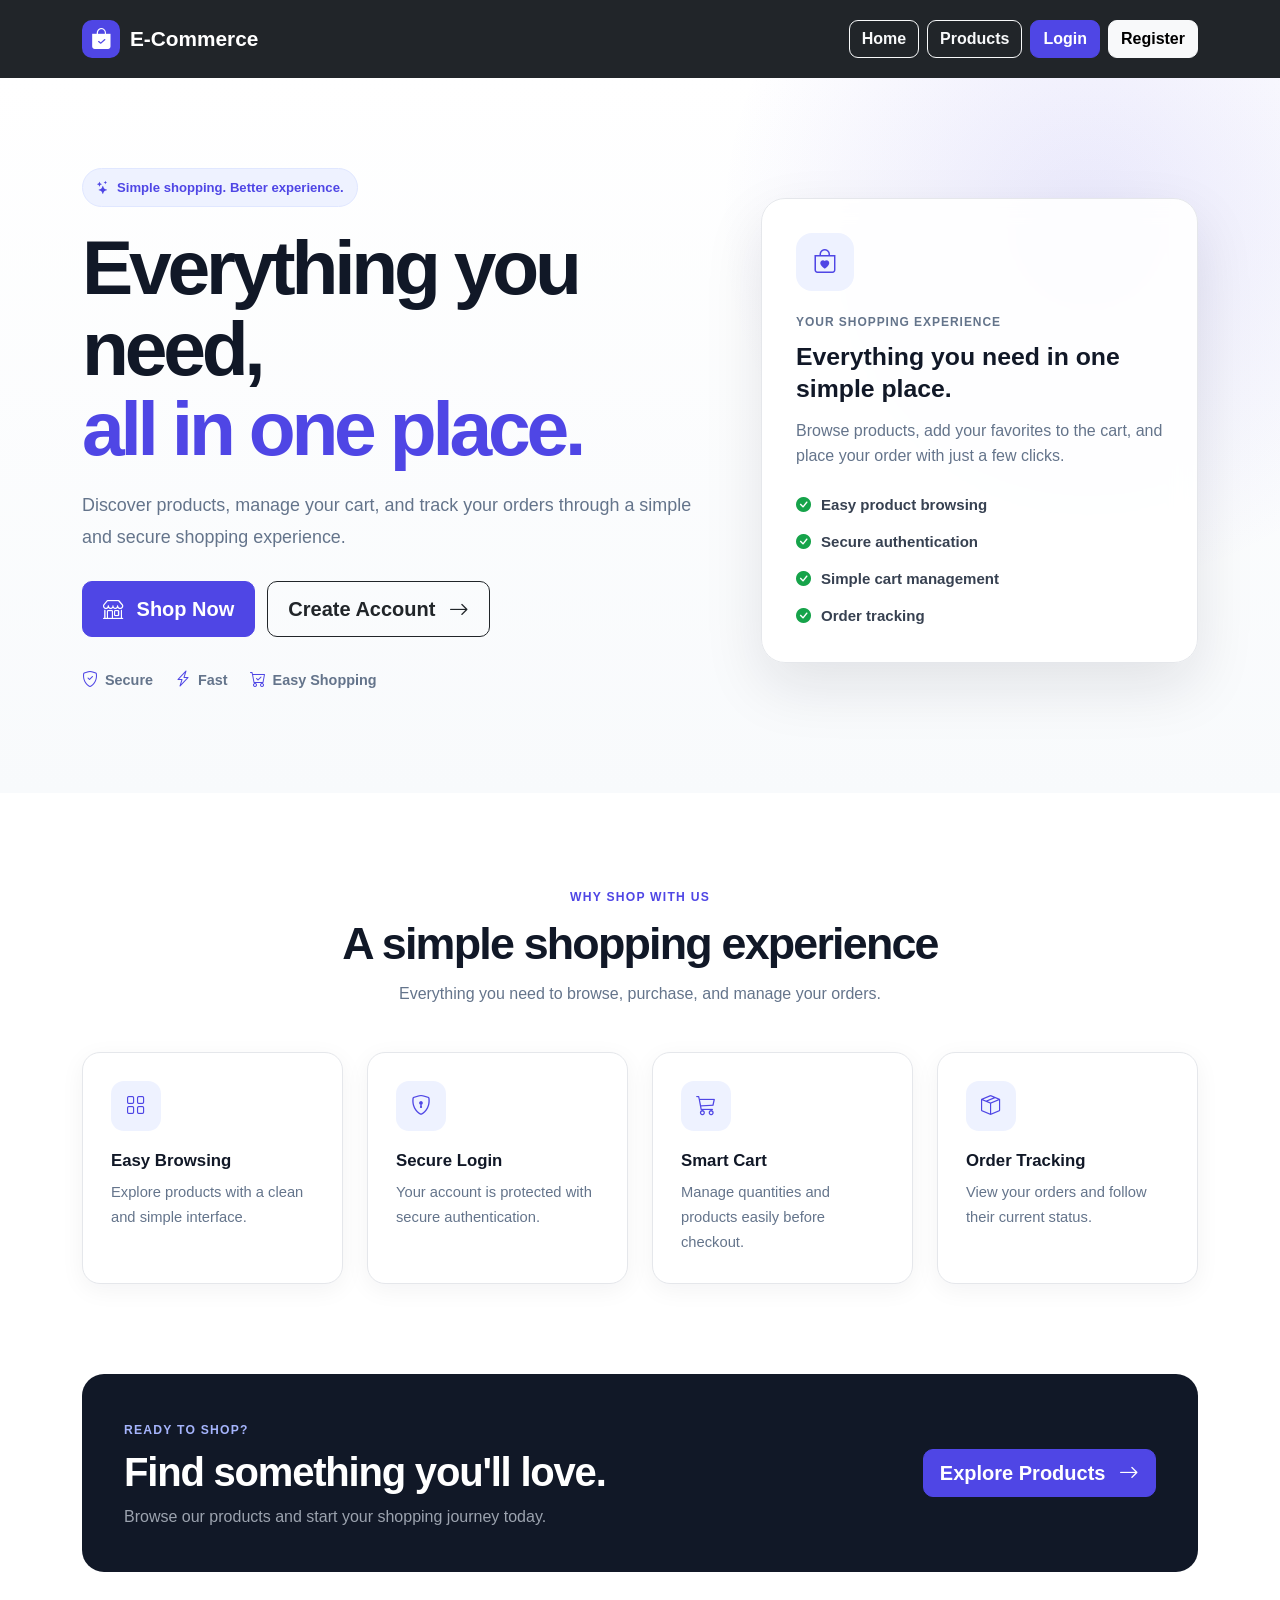
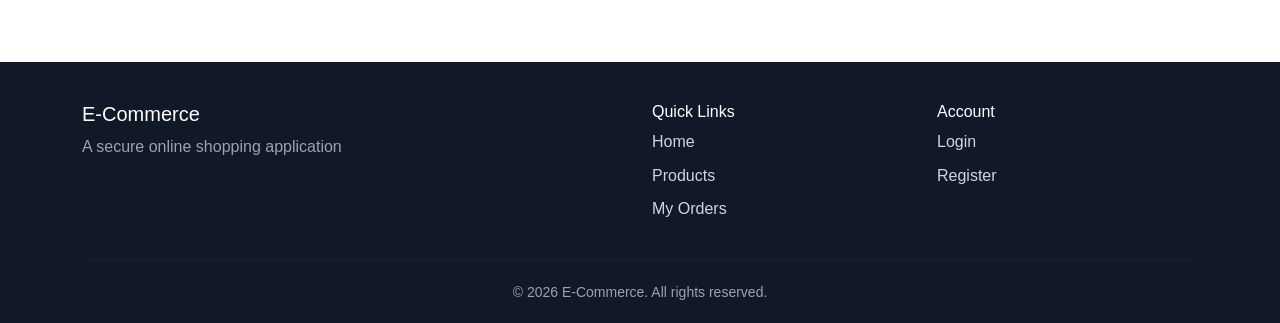
<file: src/main/resources/static/index.html>
<!DOCTYPE html>
<html lang="en">

<head>
    <meta charset="UTF-8">
    <meta name="viewport" content="width=device-width, initial-scale=1.0">

    <title>E-Commerce</title>

    <link
            href="https://cdn.jsdelivr.net/npm/bootstrap@5.3.3/dist/css/bootstrap.min.css"
            rel="stylesheet">

    <link
            rel="stylesheet"
            href="https://cdn.jsdelivr.net/npm/bootstrap-icons@1.11.3/font/bootstrap-icons.min.css">

    <link rel="stylesheet" href="css/style.css">
</head>

<body>

<!-- ----- NAVBAR ----- -->

<nav class="navbar navbar-dark bg-dark home-navbar">
    <div class="container">

        <a class="navbar-brand home-brand" href="index.html">
            <span class="brand-icon">
                <i class="bi bi-bag-check-fill"></i>
            </span>
            E-Commerce
        </a>

        <div class="d-flex align-items-center gap-2">

            <a href="index.html"
               class="btn btn-outline-light home-nav-btn">
                Home
            </a>

            <a href="products.html"
               class="btn btn-outline-light home-nav-btn">
                Products
            </a>

            <a href="login.html"
               id="loginLink"
               class="btn btn-primary home-nav-btn">
                Login
            </a>

            <a href="register.html"
               id="registerLink"
               class="btn btn-light home-nav-btn">
                Register
            </a>

            <button
                    id="logoutButton"
                    class="btn btn-outline-light home-nav-btn d-none">
                Logout
            </button>

        </div>

    </div>
</nav>


<main>

    <!-- ----- HERO ----- -->

    <section class="home-hero">

        <div class="container">

            <div class="row align-items-center g-5">

                <div class="col-lg-7">

                    <div class="hero-badge">
                        <i class="bi bi-stars"></i>
                        Simple shopping. Better experience.
                    </div>

                    <h1 class="hero-title">
                        Everything you need,
                        <span>all in one place.</span>
                    </h1>

                    <p class="hero-description">
                        Discover products, manage your cart,
                        and track your orders through a simple
                        and secure shopping experience.
                    </p>

                    <div class="hero-actions">

                        <a href="products.html"
                           class="btn btn-primary btn-lg hero-primary-btn">
                            <i class="bi bi-shop me-2"></i>
                            Shop Now
                        </a>

                        <a href="register.html"
                           id="homeRegisterButton"
                           class="btn btn-outline-dark btn-lg hero-secondary-btn">
                            Create Account
                            <i class="bi bi-arrow-right ms-2"></i>
                        </a>

                    </div>

                    <div class="hero-trust">

                        <div class="trust-item">
                            <i class="bi bi-shield-check"></i>
                            Secure
                        </div>

                        <div class="trust-item">
                            <i class="bi bi-lightning-charge"></i>
                            Fast
                        </div>

                        <div class="trust-item">
                            <i class="bi bi-cart-check"></i>
                            Easy Shopping
                        </div>

                    </div>

                </div>


                <div class="col-lg-5">

                    <div class="hero-card">

                        <div class="hero-card-icon">
                            <i class="bi bi-bag-heart"></i>
                        </div>

                        <p class="hero-card-label">
                            YOUR SHOPPING EXPERIENCE
                        </p>

                        <h3>
                            Everything you need
                            in one simple place.
                        </h3>

                        <p>
                            Browse products, add your favorites
                            to the cart, and place your order
                            with just a few clicks.
                        </p>

                        <div class="hero-card-features">

                            <div>
                                <i class="bi bi-check-circle-fill"></i>
                                Easy product browsing
                            </div>

                            <div>
                                <i class="bi bi-check-circle-fill"></i>
                                Secure authentication
                            </div>

                            <div>
                                <i class="bi bi-check-circle-fill"></i>
                                Simple cart management
                            </div>

                            <div>
                                <i class="bi bi-check-circle-fill"></i>
                                Order tracking
                            </div>

                        </div>

                    </div>

                </div>

            </div>

        </div>

    </section>


    <!-- ----- FEATURES ----- -->

    <section class="home-features">

        <div class="container">

            <div class="text-center home-section-heading">

                <span class="home-section-label">
                    WHY SHOP WITH US
                </span>

                <h2>
                    A simple shopping experience
                </h2>

                <p>
                    Everything you need to browse, purchase,
                    and manage your orders.
                </p>

            </div>


            <div class="row g-4">

                <div class="col-md-6 col-lg-3">

                    <div class="feature-card">

                        <div class="feature-icon">
                            <i class="bi bi-grid"></i>
                        </div>

                        <h4>
                            Easy Browsing
                        </h4>

                        <p>
                            Explore products with a clean
                            and simple interface.
                        </p>

                    </div>

                </div>


                <div class="col-md-6 col-lg-3">

                    <div class="feature-card">

                        <div class="feature-icon">
                            <i class="bi bi-shield-lock"></i>
                        </div>

                        <h4>
                            Secure Login
                        </h4>

                        <p>
                            Your account is protected
                            with secure authentication.
                        </p>

                    </div>

                </div>


                <div class="col-md-6 col-lg-3">

                    <div class="feature-card">

                        <div class="feature-icon">
                            <i class="bi bi-cart3"></i>
                        </div>

                        <h4>
                            Smart Cart
                        </h4>

                        <p>
                            Manage quantities and products
                            easily before checkout.
                        </p>

                    </div>

                </div>


                <div class="col-md-6 col-lg-3">

                    <div class="feature-card">

                        <div class="feature-icon">
                            <i class="bi bi-box-seam"></i>
                        </div>

                        <h4>
                            Order Tracking
                        </h4>

                        <p>
                            View your orders and follow
                            their current status.
                        </p>

                    </div>

                </div>

            </div>

        </div>

    </section>


    <!-- ----- CTA ----- -->

    <section class="home-cta">

        <div class="container">

            <div class="home-cta-box">

                <div>

                    <span class="home-section-label">
                        READY TO SHOP?
                    </span>

                    <h2>
                        Find something you'll love.
                    </h2>

                    <p>
                        Browse our products and start
                        your shopping journey today.
                    </p>

                </div>

                <a href="products.html"
                   class="btn btn-primary btn-lg">
                    Explore Products
                    <i class="bi bi-arrow-right ms-2"></i>
                </a>

            </div>

        </div>

    </section>

</main>


<!-- ----- FOOTER ----- -->

<div id="footer"></div>


<script>
    const token = localStorage.getItem("token");

    if (token) {
        document.getElementById("loginLink").classList.add("d-none");
        document.getElementById("registerLink").classList.add("d-none");
        document.getElementById("homeRegisterButton").classList.add("d-none");
        document.getElementById("logoutButton").classList.remove("d-none");
    }

    document.getElementById("logoutButton").addEventListener("click", () => {
        localStorage.clear();
        window.location.href = "login.html";
    });
</script>

<script src="js/components.js"></script>

</body>
</html>
</file>
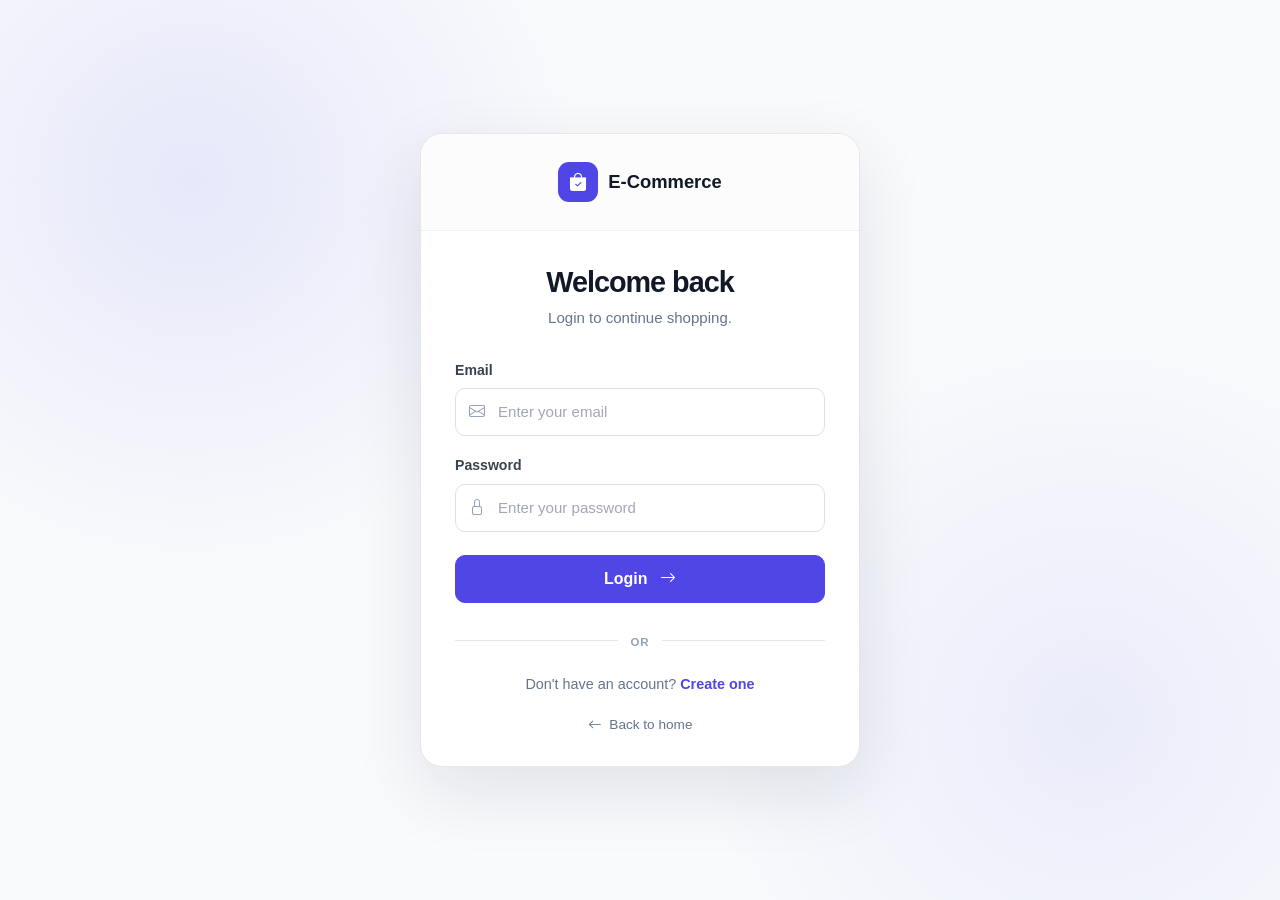
<file: src/main/resources/static/admin.html>
<!DOCTYPE html>
<html lang="en">

<head>
    <meta charset="UTF-8">
    <meta name="viewport" content="width=device-width, initial-scale=1.0">

    <title>Admin Dashboard - E-Commerce</title>

    <link
            href="https://cdn.jsdelivr.net/npm/bootstrap@5.3.3/dist/css/bootstrap.min.css"
            rel="stylesheet">

    <link
            rel="stylesheet"
            href="https://cdn.jsdelivr.net/npm/bootstrap-icons@1.11.3/font/bootstrap-icons.min.css">

    <link rel="stylesheet" href="css/style.css">
</head>

<body>

<!-- ----- NAVBAR ----- -->

<div id="navbar"></div>


<!-- ----- ADMIN LAYOUT ----- -->

<div class="admin-layout">

    <!-- ----- SIDEBAR ----- -->

    <aside class="admin-sidebar">

        <div class="admin-sidebar-inner">

            <div class="admin-sidebar-heading">

                <div class="admin-sidebar-icon">
                    <i class="bi bi-grid-1x2-fill"></i>
                </div>

                <div>
                    <span>STORE</span>
                    <h5>Admin Panel</h5>
                </div>

            </div>


            <nav class="admin-navigation">

                <button
                        class="admin-nav-link active"
                        data-section="dashboardSection">

                    <i class="bi bi-speedometer2"></i>

                    <span>
                        Dashboard
                    </span>

                </button>


                <button
                        class="admin-nav-link"
                        data-section="productsSection">

                    <i class="bi bi-box-seam"></i>

                    <span>
                        Products
                    </span>

                </button>


                <button
                        class="admin-nav-link"
                        data-section="ordersSection">

                    <i class="bi bi-receipt"></i>

                    <span>
                        Orders
                    </span>

                </button>

            </nav>


            <div class="admin-sidebar-footer">

                <i class="bi bi-shield-check"></i>

                <div>
                    <strong>Admin Access</strong>
                    <span>Store management</span>
                </div>

            </div>

        </div>

    </aside>


    <!-- ----- MAIN CONTENT ----- -->

    <main class="admin-content">

        <div class="admin-content-inner">

            <div id="message"></div>


            <!-- ----- DASHBOARD ----- -->

            <section
                    id="dashboardSection"
                    class="admin-section">

                <div class="admin-page-heading">

                    <div>

                        <span class="home-section-label">
                            STORE OVERVIEW
                        </span>

                        <h1>
                            Dashboard
                        </h1>

                        <p>
                            Monitor your store products and orders.
                        </p>

                    </div>

                </div>


                <!-- ----- STATS ----- -->

                <div class="row g-4 mb-4">

                    <div class="col-md-4">

                        <div class="admin-stat-card">

                            <div class="admin-stat-icon products">
                                <i class="bi bi-box-seam"></i>
                            </div>

                            <div>

                                <span>
                                    Total Products
                                </span>

                                <h3 id="totalProducts">
                                    0
                                </h3>

                            </div>

                        </div>

                    </div>


                    <div class="col-md-4">

                        <div class="admin-stat-card">

                            <div class="admin-stat-icon orders">
                                <i class="bi bi-receipt"></i>
                            </div>

                            <div>

                                <span>
                                    Total Orders
                                </span>

                                <h3 id="totalOrders">
                                    0
                                </h3>

                            </div>

                        </div>

                    </div>


                    <div class="col-md-4">

                        <div class="admin-stat-card">

                            <div class="admin-stat-icon pending">
                                <i class="bi bi-clock-history"></i>
                            </div>

                            <div>

                                <span>
                                    Pending Orders
                                </span>

                                <h3 id="pendingOrders">
                                    0
                                </h3>

                            </div>

                        </div>

                    </div>

                </div>


                <!-- ----- DASHBOARD INFO ----- -->

                <div class="admin-overview-card">

                    <div class="admin-overview-icon">
                        <i class="bi bi-shop"></i>
                    </div>

                    <div>
                        <h4>
                            Store Management
                        </h4>

                        <p>
                            Use the sidebar to manage products,
                            review customer orders, and update
                            order statuses.
                        </p>
                    </div>

                </div>

            </section>


            <!-- ----- PRODUCTS ----- -->

            <section
                    id="productsSection"
                    class="admin-section d-none">

                <div class="admin-page-heading">

                    <div>

                        <span class="home-section-label">
                            CATALOG
                        </span>

                        <h1>
                            Products
                        </h1>

                        <p>
                            Add, update and manage your store products.
                        </p>

                    </div>

                </div>


                <!-- ----- PRODUCT FORM ----- -->

                <div class="admin-panel-card mb-4">

                    <div class="admin-panel-header">

                        <div>
                            <span>
                                PRODUCT MANAGEMENT
                            </span>

                            <h3 id="formTitle">
                                Add Product
                            </h3>
                        </div>

                        <div class="admin-panel-header-icon">
                            <i class="bi bi-plus-lg"></i>
                        </div>

                    </div>


                    <div class="admin-panel-body">

                        <form id="productForm">

                            <input
                                    type="hidden"
                                    id="productId">


                            <div class="row g-4">

                                <div class="col-md-6">

                                    <label
                                            for="productName"
                                            class="form-label">

                                        Product Name

                                    </label>

                                    <input
                                            type="text"
                                            id="productName"
                                            class="form-control"
                                            placeholder="Enter product name"
                                            required>

                                </div>


                                <div class="col-md-6">

                                    <label
                                            for="productPrice"
                                            class="form-label">

                                        Price

                                    </label>

                                    <div class="input-group">

                                        <span class="input-group-text">
                                            ₹
                                        </span>

                                        <input
                                                type="number"
                                                id="productPrice"
                                                class="form-control"
                                                min="1"
                                                placeholder="Enter price"
                                                required>

                                    </div>

                                </div>


                                <div class="col-md-6">

                                    <label
                                            for="productCategory"
                                            class="form-label">

                                        Category

                                    </label>

                                    <input
                                            type="text"
                                            id="productCategory"
                                            class="form-control"
                                            placeholder="e.g. Electronics"
                                            required>

                                </div>


                                <div class="col-md-6">

                                    <label
                                            for="productImage"
                                            class="form-label">

                                        Product Image

                                    </label>

                                    <input
                                            type="file"
                                            id="productImage"
                                            class="form-control"
                                            accept="image/*">

                                </div>


                                <div class="col-12">

                                    <label
                                            for="productDescription"
                                            class="form-label">

                                        Description

                                    </label>

                                    <textarea
                                            id="productDescription"
                                            class="form-control"
                                            rows="3"
                                            placeholder="Enter product description"
                                            required></textarea>

                                </div>

                            </div>


                            <div class="admin-form-actions">

                                <button
                                        type="submit"
                                        class="btn btn-primary">

                                    <i class="bi bi-check-lg me-2"></i>
                                    Save Product

                                </button>


                                <button
                                        type="button"
                                        id="cancelEditButton"
                                        class="btn btn-outline-secondary d-none">

                                    Cancel Edit

                                </button>

                            </div>

                        </form>

                    </div>

                </div>


                <!-- ----- PRODUCT LIST ----- -->

                <div class="admin-panel-card">

                    <div class="admin-panel-header">

                        <div>

                            <span>
                                INVENTORY
                            </span>

                            <h3>
                                Product List
                            </h3>

                        </div>

                        <div class="admin-panel-header-icon">
                            <i class="bi bi-boxes"></i>
                        </div>

                    </div>


                    <div class="table-responsive admin-table-wrapper">

                        <table class="table admin-table align-middle">

                            <thead>

                            <tr>
                                <th>ID</th>
                                <th>Name</th>
                                <th>Price</th>
                                <th>Category</th>
                                <th>Description</th>
                                <th>Actions</th>
                            </tr>

                            </thead>

                            <tbody id="productTableBody"></tbody>

                        </table>

                    </div>


                    <div class="admin-pagination">

                        <button
                                id="previousProductPage"
                                class="btn btn-outline-secondary">

                            <i class="bi bi-chevron-left me-1"></i>
                            Previous

                        </button>


                        <span id="productPageNumber">
                            Page 1
                        </span>


                        <button
                                id="nextProductPage"
                                class="btn btn-primary">

                            Next
                            <i class="bi bi-chevron-right ms-1"></i>

                        </button>

                    </div>

                </div>

            </section>


            <!-- ----- ORDERS ----- -->

            <section
                    id="ordersSection"
                    class="admin-section d-none">

                <div class="admin-page-heading">

                    <div>

                        <span class="home-section-label">
                            SALES MANAGEMENT
                        </span>

                        <h1>
                            Orders
                        </h1>

                        <p>
                            Review customer orders and update their status.
                        </p>

                    </div>

                </div>


                <div class="admin-panel-card">

                    <div class="admin-panel-header">

                        <div>

                            <span>
                                ORDER MANAGEMENT
                            </span>

                            <h3>
                                Customer Orders
                            </h3>

                        </div>

                        <div class="admin-panel-header-icon">
                            <i class="bi bi-receipt"></i>
                        </div>

                    </div>


                    <div class="table-responsive admin-table-wrapper">

                        <table class="table admin-table align-middle">

                            <thead>

                            <tr>
                                <th>Order</th>
                                <th>Date</th>
                                <th>Total</th>
                                <th>Status</th>
                                <th>Update Status</th>
                            </tr>

                            </thead>

                            <tbody id="orderTableBody"></tbody>

                        </table>

                    </div>


                    <div class="admin-pagination">

                        <button
                                id="previousOrderPage"
                                class="btn btn-outline-secondary">

                            <i class="bi bi-chevron-left me-1"></i>
                            Previous

                        </button>


                        <span id="orderPageNumber">
                            Page 1
                        </span>


                        <button
                                id="nextOrderPage"
                                class="btn btn-primary">

                            Next
                            <i class="bi bi-chevron-right ms-1"></i>

                        </button>

                    </div>

                </div>

            </section>

        </div>

    </main>

</div>


<!-- ----- FOOTER ----- -->

<div id="footer"></div>


<script src="js/ui.js"></script>
<script src="js/components.js"></script>
<script src="js/admin.js"></script>

</body>
</html>
</file>
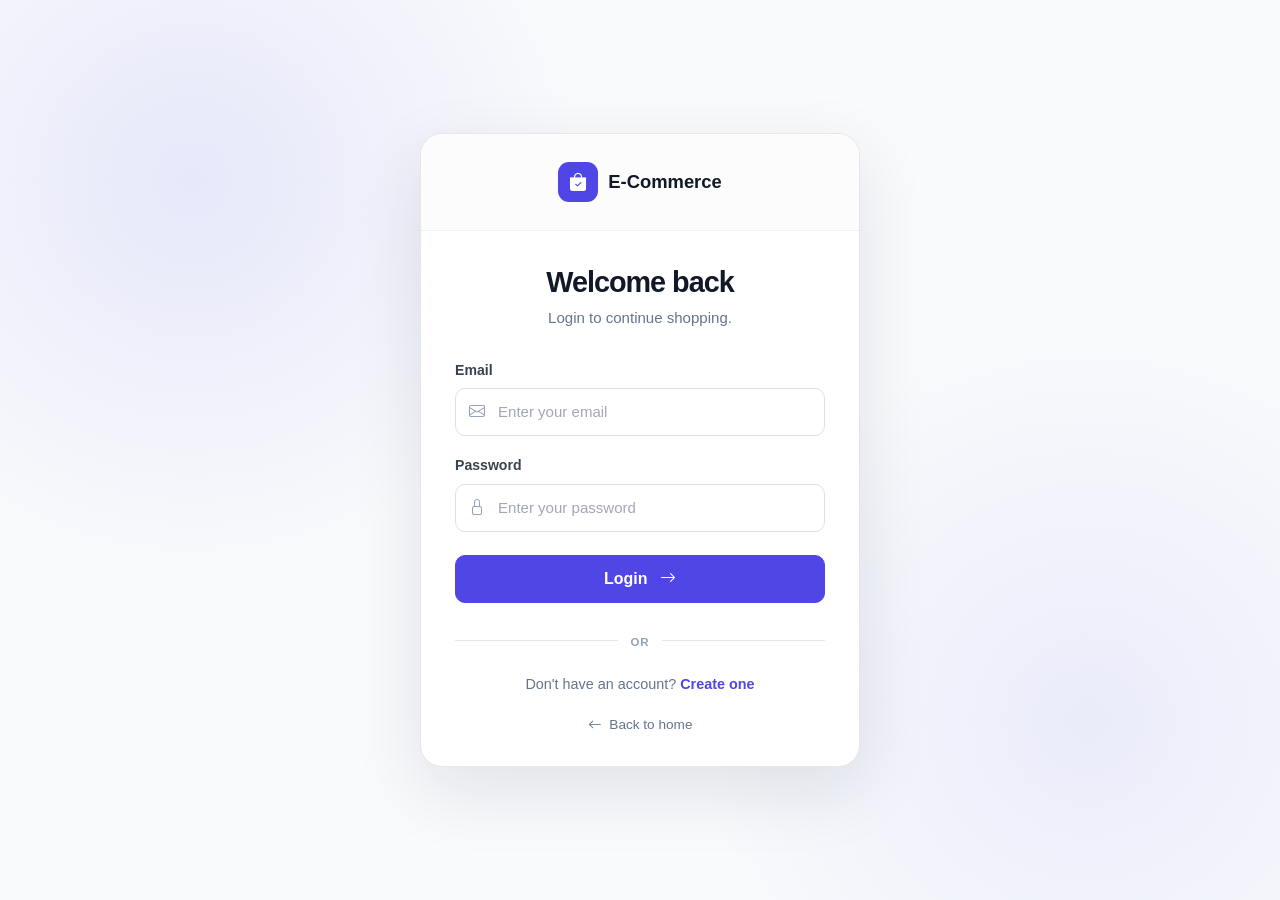
<file: src/main/resources/static/cart.html>
<!DOCTYPE html>
<html lang="en">

<head>
    <meta charset="UTF-8">
    <meta name="viewport" content="width=device-width, initial-scale=1.0">

    <title>My Cart - E-Commerce</title>

    <link
            href="https://cdn.jsdelivr.net/npm/bootstrap@5.3.3/dist/css/bootstrap.min.css"
            rel="stylesheet">

    <link
            rel="stylesheet"
            href="https://cdn.jsdelivr.net/npm/bootstrap-icons@1.11.3/font/bootstrap-icons.min.css">

    <link rel="stylesheet" href="css/style.css">
</head>

<body>

<!-- ----- NAVBAR ----- -->

<div id="navbar"></div>


<main>

    <!-- ----- CART ----- -->

    <section class="cart-page">

        <div class="container">

            <div class="cart-heading">

                <div>
                    <span class="home-section-label">
                        SHOPPING CART
                    </span>

                    <h1>
                        My Cart
                    </h1>

                    <p>
                        Review your selected products before checkout.
                    </p>
                </div>

                <a href="products.html"
                   class="btn btn-outline-primary cart-shopping-btn">
                    <i class="bi bi-arrow-left me-2"></i>
                    Continue Shopping
                </a>

            </div>


            <!-- ----- MESSAGE ----- -->

            <div id="message"></div>


            <div class="row g-4 align-items-start">

                <!-- ----- CART ITEMS ----- -->

                <div class="col-lg-8">

                    <div class="cart-section-card">

                        <div class="cart-section-header">

                            <div>
                                <h5>
                                    <i class="bi bi-bag me-2"></i>
                                    Your Items
                                </h5>

                                <p>
                                    Products selected for your order
                                </p>
                            </div>

                        </div>

                        <div id="cartContainer">
                            <!-- Cart items will be loaded here -->
                        </div>

                    </div>

                </div>


                <!-- ----- CART SUMMARY ----- -->

                <div class="col-lg-4">

                    <div id="cartSummary"
                         class="cart-summary-card">

                        <!-- Cart total will be shown here -->

                    </div>

                </div>

            </div>

        </div>

    </section>

</main>


<!-- ----- ORDER SUCCESS MODAL ----- -->

<div id="orderSuccessModal"
     class="success-modal">

    <div class="success-modal-content">

        <button
                type="button"
                id="closeSuccessModal"
                class="success-modal-close"
                aria-label="Close">

            <i class="bi bi-x-lg"></i>

        </button>


        <div class="success-icon">
            <i class="bi bi-check-lg"></i>
        </div>


        <p class="success-modal-label">
            ORDER CONFIRMED
        </p>

        <h3>
            Order Placed Successfully!
        </h3>

        <p class="text-muted">
            Thank you for your purchase.
            Your order has been placed successfully.
        </p>
        <div class="success-modal-actions">

            <button
                    id="viewOrderButton"
                    class="btn btn-primary">

                <i class="bi bi-box-seam me-2"></i>
                View Order

            </button>

            <a
                    href="products.html"
                    class="btn btn-outline-secondary">

                Continue Shopping

            </a>

        </div>

    </div>

</div>


<!-- ----- FOOTER ----- -->

<div id="footer"></div>


<script src="js/ui.js"></script>
<script src="js/components.js"></script>
<script src="js/cart.js"></script>

</body>
</html>
</file>
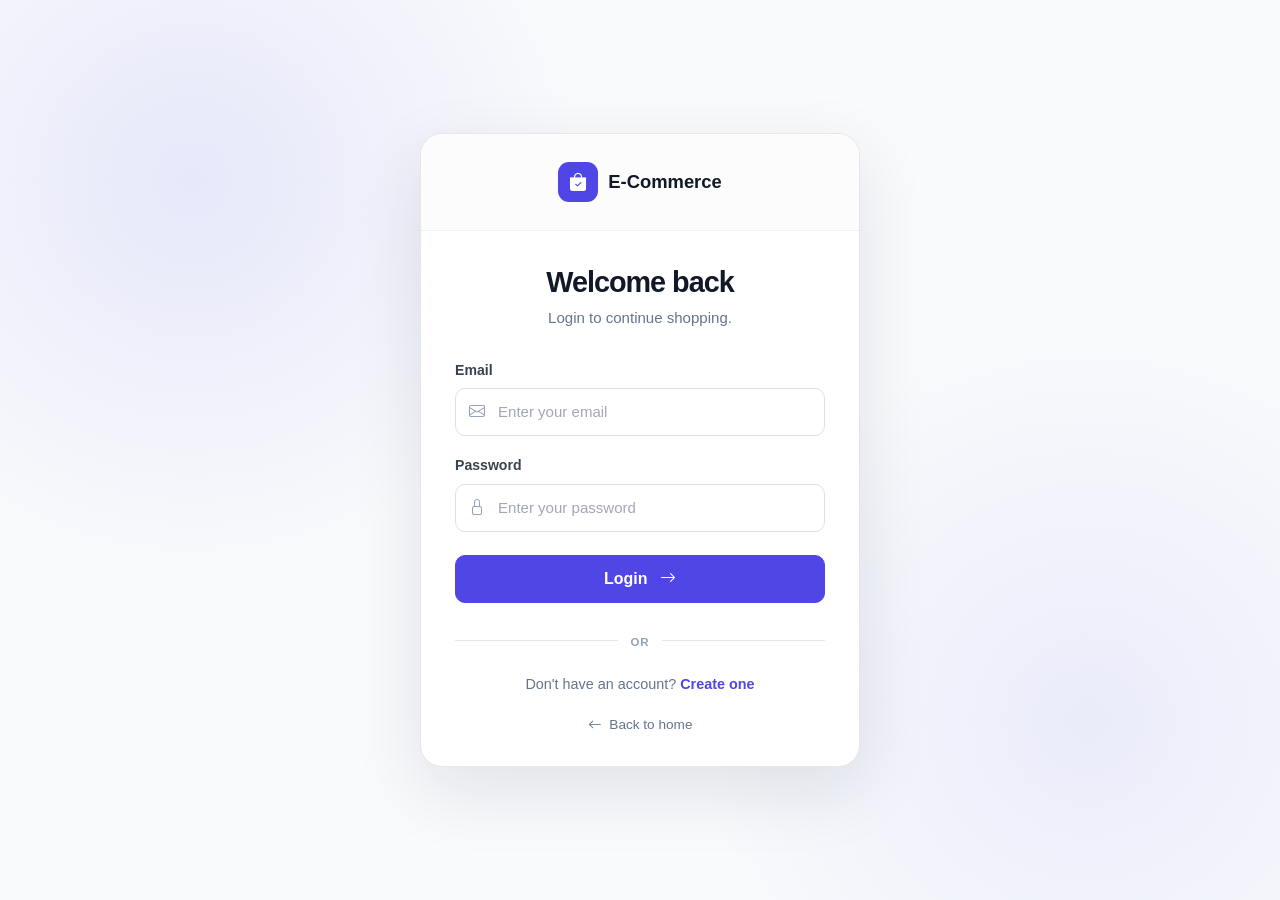
<file: src/main/resources/static/login.html>
<!DOCTYPE html>
<html lang="en">

<head>
    <meta charset="UTF-8">
    <meta name="viewport" content="width=device-width, initial-scale=1.0">

    <title>Login - E-Commerce</title>

    <link
            href="https://cdn.jsdelivr.net/npm/bootstrap@5.3.3/dist/css/bootstrap.min.css"
            rel="stylesheet">

    <link
            rel="stylesheet"
            href="https://cdn.jsdelivr.net/npm/bootstrap-icons@1.11.3/font/bootstrap-icons.min.css">

    <link rel="stylesheet" href="css/style.css">
</head>

<body>

<!-- ----- AUTH ----- -->

<main class="auth-page">

    <div class="container">

        <div class="auth-wrapper">

            <div class="auth-card">

                <div class="auth-brand">
                    <div class="auth-brand-icon">
                        <i class="bi bi-bag-check-fill"></i>
                    </div>

                    <span>
                        E-Commerce
                    </span>
                </div>


                <div class="auth-content">

                    <div class="auth-heading">

                        <h1>
                            Welcome back
                        </h1>

                        <p>
                            Login to continue shopping.
                        </p>

                    </div>


                    <form id="loginForm">

                        <div class="auth-field">

                            <label for="email">
                                Email
                            </label>

                            <div class="auth-input">

                                <i class="bi bi-envelope"></i>

                                <input
                                        type="email"
                                        id="email"
                                        placeholder="Enter your email"
                                        required>

                            </div>

                        </div>


                        <div class="auth-field">

                            <label for="password">
                                Password
                            </label>

                            <div class="auth-input">

                                <i class="bi bi-lock"></i>

                                <input
                                        type="password"
                                        id="password"
                                        placeholder="Enter your password"
                                        required>

                            </div>

                        </div>


                        <div id="message"
                             class="auth-message">
                        </div>


                        <button
                                type="submit"
                                class="btn btn-primary auth-submit">

                            Login
                            <i class="bi bi-arrow-right ms-2"></i>

                        </button>

                    </form>


                    <div class="auth-divider">
                        <span>OR</span>
                    </div>


                    <p class="auth-switch">

                        Don't have an account?

                        <a href="register.html">
                            Create one
                        </a>

                    </p>

                    <a href="index.html"
                       class="auth-back">

                        <i class="bi bi-arrow-left me-1"></i>
                        Back to home

                    </a>

                </div>

            </div>

        </div>

    </div>

</main>

<script src="js/auth.js"></script>

</body>
</html>
</file>
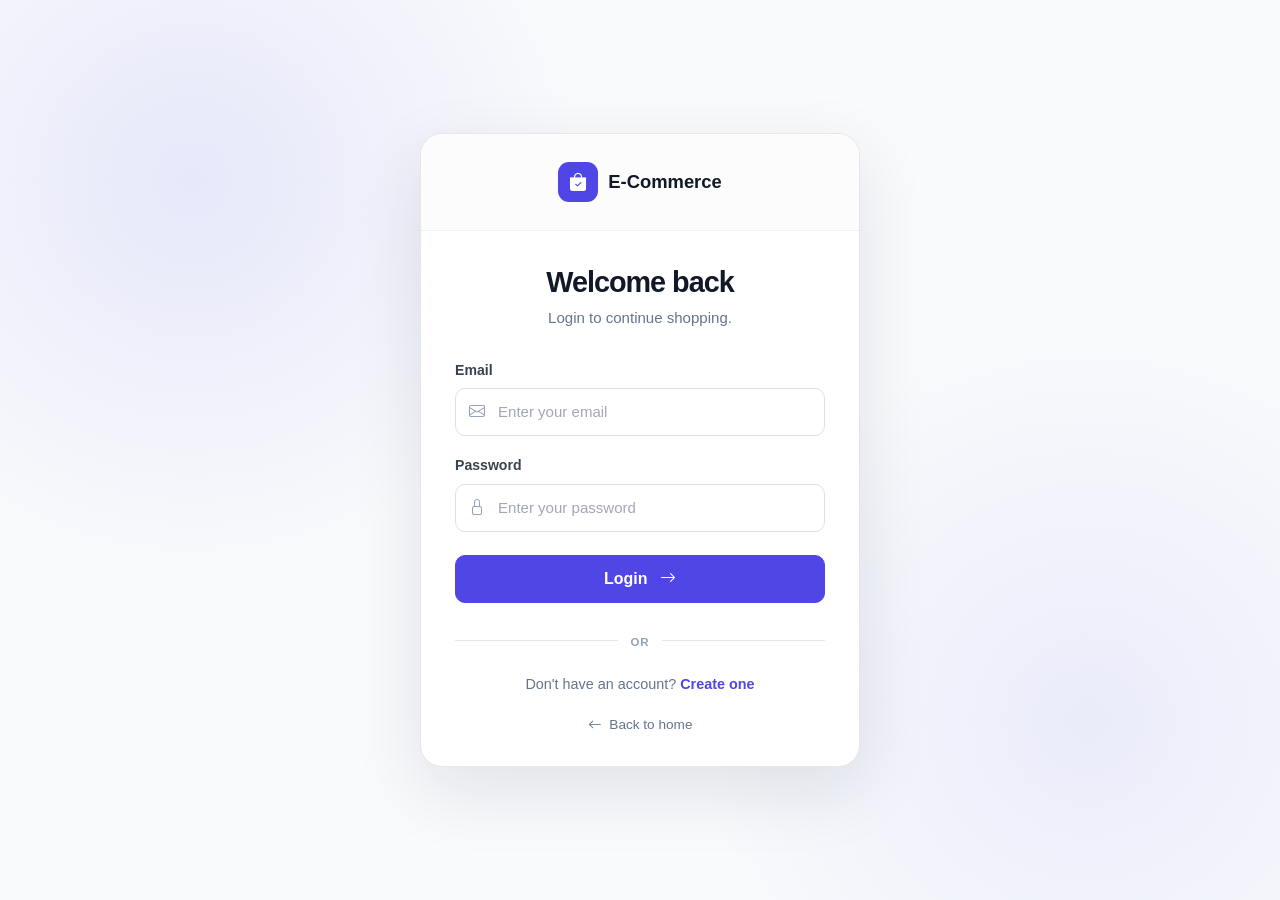
<file: src/main/resources/static/order-details.html>
<!DOCTYPE html>
<html lang="en">

<head>
    <meta charset="UTF-8">
    <meta name="viewport" content="width=device-width, initial-scale=1.0">

    <title>Order Details - E-Commerce</title>

    <link
            href="https://cdn.jsdelivr.net/npm/bootstrap@5.3.3/dist/css/bootstrap.min.css"
            rel="stylesheet">

    <link
            rel="stylesheet"
            href="https://cdn.jsdelivr.net/npm/bootstrap-icons@1.11.3/font/bootstrap-icons.min.css">

    <link rel="stylesheet" href="css/style.css">
</head>

<body>

<!-- ----- NAVBAR ----- -->

<div id="navbar"></div>


<main>

    <!-- ----- ORDER DETAILS ----- -->

    <section class="order-details-page">

        <div class="container">

            <div class="order-details-heading">

                <div>
                    <span class="home-section-label">
                        ORDER INFORMATION
                    </span>

                    <h1>
                        Order Details
                    </h1>

                    <p>
                        View your order information and purchased items.
                    </p>
                </div>

                <a
                        href="orders.html"
                        class="btn btn-outline-primary">

                    <i class="bi bi-arrow-left me-2"></i>
                    My Orders

                </a>

            </div>


            <!-- ----- MESSAGE ----- -->

            <div id="message"></div>


            <!-- ----- LOADING ----- -->

            <div id="loading"
                 class="order-loading">

                <div class="spinner-border text-primary"
                     role="status">

                    <span class="visually-hidden">
                        Loading...
                    </span>

                </div>

                <p>
                    Loading order details...
                </p>

            </div>


            <!-- ----- ORDER CONTENT ----- -->

            <div id="orderContainer" class="d-none">

                <!-- ----- ORDER SUMMARY ----- -->

                <div class="order-summary-card">

                    <div class="order-summary-header">

                        <div>
                            <span class="home-section-label">
                                ORDER STATUS
                            </span>

                            <h2>
                                Your Order
                            </h2>
                        </div>

                        <div id="orderStatus">
                            -
                        </div>

                    </div>


                    <div class="order-summary-details">

                        <div class="order-summary-item">

                            <div class="order-summary-icon">
                                <i class="bi bi-calendar3"></i>
                            </div>

                            <div>
                                <span>
                                    Order Date
                                </span>

                                <strong id="orderDate">
                                    -
                                </strong>
                            </div>

                        </div>


                        <div class="order-summary-item">

                            <div class="order-summary-icon">
                                <i class="bi bi-wallet2"></i>
                            </div>

                            <div>
                                <span>
                                    Total Amount
                                </span>

                                <strong id="orderTotal">
                                    -
                                </strong>
                            </div>

                        </div>

                    </div>

                </div>


                <!-- ----- ORDER ITEMS ----- -->

                <div class="order-items-card">

                    <div class="order-items-header">

                        <div>
                            <span class="home-section-label">
                                PURCHASE
                            </span>

                            <h3>
                                Order Items
                            </h3>
                        </div>

                    </div>

                    <div id="orderItems">
                        <!-- Items loaded using JavaScript -->
                    </div>

                </div>

            </div>

        </div>

    </section>

</main>


<!-- ----- FOOTER ----- -->

<div id="footer"></div>


<script src="js/ui.js"></script>
<script src="js/components.js"></script>
<script src="js/order-details.js"></script>

</body>
</html>
</file>
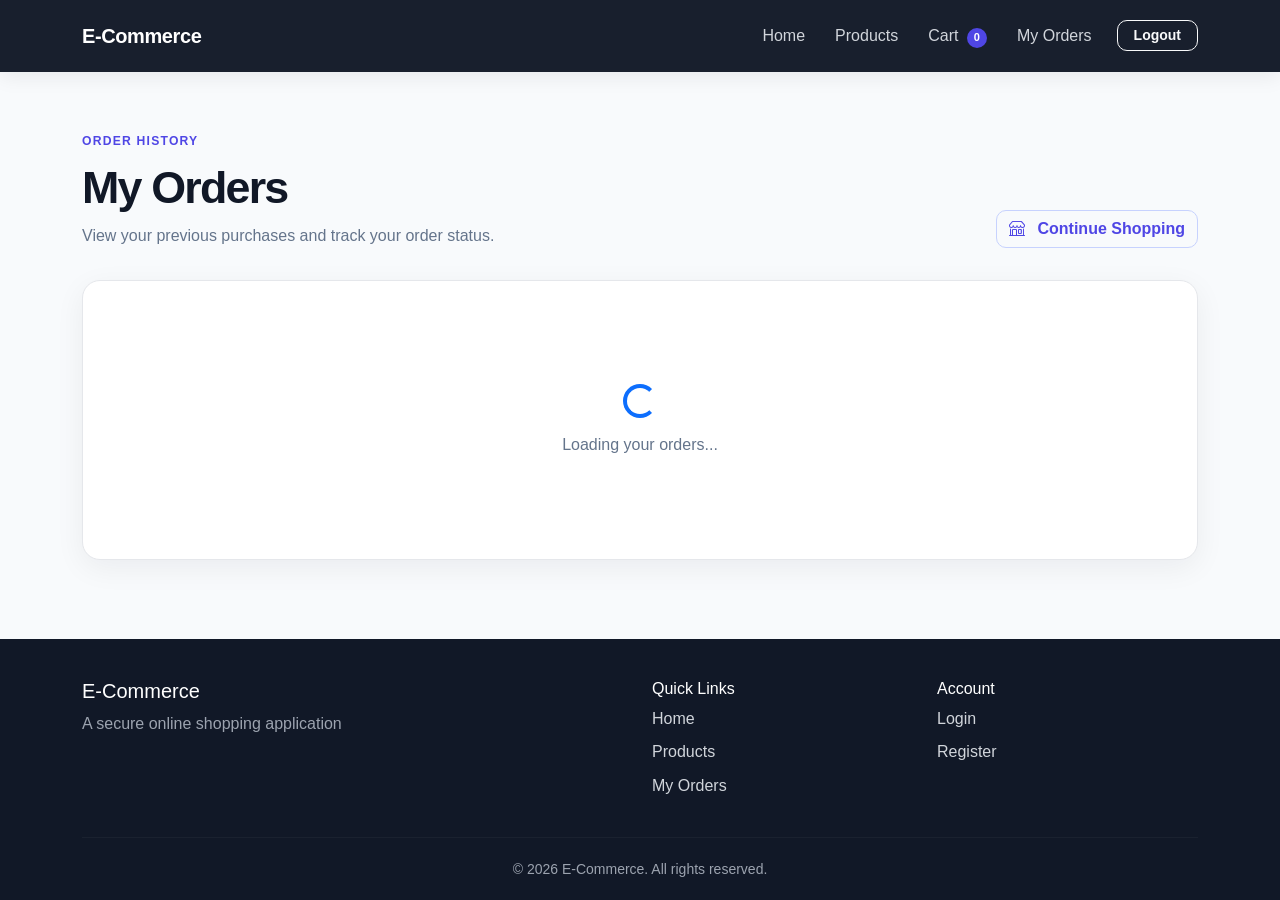
<file: src/main/resources/static/orders.html>
<!DOCTYPE html>
<html lang="en">

<head>
    <meta charset="UTF-8">
    <meta name="viewport" content="width=device-width, initial-scale=1.0">

    <title>My Orders - E-Commerce</title>

    <link
            href="https://cdn.jsdelivr.net/npm/bootstrap@5.3.3/dist/css/bootstrap.min.css"
            rel="stylesheet">

    <link
            rel="stylesheet"
            href="https://cdn.jsdelivr.net/npm/bootstrap-icons@1.11.3/font/bootstrap-icons.min.css">

    <link rel="stylesheet" href="css/style.css">
</head>

<body>

<!-- ----- NAVBAR ----- -->

<div id="navbar"></div>


<main>

    <!-- ----- ORDERS ----- -->

    <section class="orders-page">

        <div class="container">

            <div class="orders-heading">

                <div>
                    <span class="home-section-label">
                        ORDER HISTORY
                    </span>

                    <h1>
                        My Orders
                    </h1>

                    <p>
                        View your previous purchases and track
                        your order status.
                    </p>
                </div>

                <a href="products.html"
                   class="btn btn-outline-primary">

                    <i class="bi bi-shop me-2"></i>
                    Continue Shopping

                </a>

            </div>


            <!-- ----- MESSAGE ----- -->

            <div id="message"></div>


            <!-- ----- LOADING ----- -->

            <div id="loading"
                 class="orders-loading">

                <div class="spinner-border text-primary"
                     role="status">

                    <span class="visually-hidden">
                        Loading...
                    </span>

                </div>

                <p>
                    Loading your orders...
                </p>

            </div>


            <!-- ----- ORDERS CONTAINER ----- -->

            <div id="ordersContainer"
                 class="orders-list">

                <!-- Orders loaded using JavaScript -->

            </div>

        </div>

    </section>

</main>


<!-- ----- FOOTER ----- -->

<div id="footer"></div>


<script src="js/ui.js"></script>
<script src="js/components.js"></script>
<script src="js/orders.js"></script>

</body>
</html>
</file>
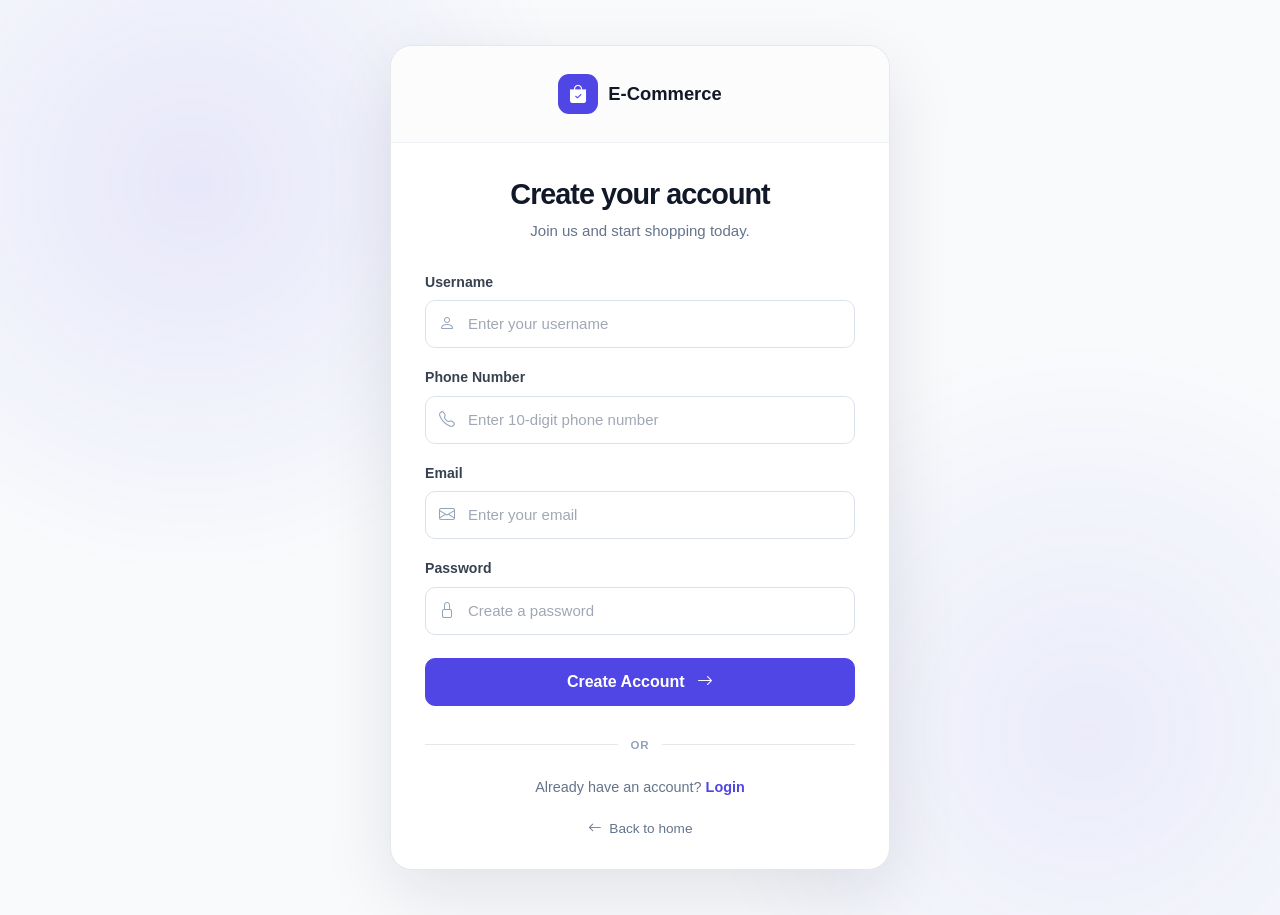
<file: src/main/resources/static/register.html>
<!DOCTYPE html>
<html lang="en">

<head>
    <meta charset="UTF-8">
    <meta name="viewport" content="width=device-width, initial-scale=1.0">

    <title>Create Account - E-Commerce</title>

    <link
            href="https://cdn.jsdelivr.net/npm/bootstrap@5.3.3/dist/css/bootstrap.min.css"
            rel="stylesheet">

    <link
            rel="stylesheet"
            href="https://cdn.jsdelivr.net/npm/bootstrap-icons@1.11.3/font/bootstrap-icons.min.css">

    <link rel="stylesheet" href="css/style.css">
</head>

<body>

<!-- ----- AUTH ----- -->

<main class="auth-page">

    <div class="container">

        <div class="auth-wrapper">

            <div class="auth-card auth-card-register">

                <div class="auth-brand">

                    <div class="auth-brand-icon">
                        <i class="bi bi-bag-check-fill"></i>
                    </div>

                    <span>
                        E-Commerce
                    </span>

                </div>


                <div class="auth-content">

                    <div class="auth-heading">

                        <h1>
                            Create your account
                        </h1>

                        <p>
                            Join us and start shopping today.
                        </p>

                    </div>


                    <form id="registerForm">

                        <div class="auth-field">

                            <label for="username">
                                Username
                            </label>

                            <div class="auth-input">

                                <i class="bi bi-person"></i>

                                <input
                                        type="text"
                                        id="username"
                                        placeholder="Enter your username"
                                        required>

                            </div>

                        </div>


                        <div class="auth-field">

                            <label for="phoneNumber">
                                Phone Number
                            </label>

                            <div class="auth-input">

                                <i class="bi bi-telephone"></i>

                                <input
                                        type="tel"
                                        id="phoneNumber"
                                        placeholder="Enter 10-digit phone number"
                                        inputmode="numeric"
                                        maxlength="10"
                                        pattern="[0-9]{10}"
                                        required>

                            </div>

                        </div>


                        <div class="auth-field">

                            <label for="email">
                                Email
                            </label>

                            <div class="auth-input">

                                <i class="bi bi-envelope"></i>

                                <input
                                        type="email"
                                        id="email"
                                        placeholder="Enter your email"
                                        required>

                            </div>

                        </div>


                        <div class="auth-field">

                            <label for="password">
                                Password
                            </label>

                            <div class="auth-input">

                                <i class="bi bi-lock"></i>

                                <input
                                        type="password"
                                        id="password"
                                        placeholder="Create a password"
                                        required>

                            </div>

                        </div>


                        <div id="message"
                             class="auth-message">
                        </div>


                        <button
                                type="submit"
                                class="btn btn-primary auth-submit">

                            Create Account
                            <i class="bi bi-arrow-right ms-2"></i>

                        </button>

                    </form>


                    <div class="auth-divider">
                        <span>OR</span>
                    </div>


                    <p class="auth-switch">

                        Already have an account?

                        <a href="login.html">
                            Login
                        </a>

                    </p>

                    <a href="index.html"
                       class="auth-back">

                        <i class="bi bi-arrow-left me-1"></i>
                        Back to home

                    </a>

                </div>

            </div>

        </div>

    </div>

</main>

<script src="js/auth.js"></script>

</body>
</html>
</file>
<file: src/main/resources/static/css/style.css>
/* ----- PAGE LAYOUT ----- */

html,
body {
    min-height: 100%;
}

body {
    min-height: 100vh;
    display: flex;
    flex-direction: column;
    margin: 0;
    background: #f8fafc;
    color: #1f2937;
    font-family: "Segoe UI", Arial, sans-serif;
    line-height: 1.6;
}

main {
    flex: 1;
    min-height: 0;
}

a {
    color: inherit;
    text-decoration: none;
}


/* ----- THEME ----- */

:root {
    --primary: #4f46e5;
    --primary-dark: #4338ca;
    --text: #1f2937;
    --muted: #6b7280;
    --border: #e5e7eb;
    --surface: #ffffff;
    --background: #f8fafc;
    --dark: #111827;
    --success: #16a34a;
    --danger: #dc2626;
    --warning: #d97706;
    --radius: 14px;
    --shadow: 0 8px 30px rgba(15, 23, 42, 0.06);
}


/* ----- COMMON ----- */

.card {
    background: var(--surface);
    border: 1px solid var(--border);
    border-radius: var(--radius);
    box-shadow: var(--shadow);
}

.form-control,
.form-select {
    min-height: 46px;
    padding: 10px 13px;
    border: 1px solid #dbe1e8;
    border-radius: 10px;
    background: #fff;
    transition: border-color 0.2s ease, box-shadow 0.2s ease;
}

.form-control:focus,
.form-select:focus {
    border-color: var(--primary);
    box-shadow: 0 0 0 3px rgba(79, 70, 229, 0.12);
}

.btn {
    border-radius: 10px;
    font-weight: 600;
    transition: transform 0.15s ease, box-shadow 0.15s ease;
}

.btn:hover {
    transform: translateY(-1px);
}

.btn-primary {
    background: var(--primary);
    border-color: var(--primary);
}

.btn-primary:hover,
.btn-primary:focus {
    background: var(--primary-dark);
    border-color: var(--primary-dark);
}

.btn-outline-primary {
    color: var(--primary);
    border-color: #c7d2fe;
}

.btn-outline-primary:hover {
    background: var(--primary);
    border-color: var(--primary);
}

.btn-danger {
    background: var(--danger);
    border-color: var(--danger);
}

#message {
    font-size: 14px;
}

.section-title {
    margin-bottom: 6px;
    font-size: 1.75rem;
    font-weight: 700;
    letter-spacing: -0.03em;
}

.section-subtitle {
    color: var(--muted);
}

.page-header {
    margin-bottom: 28px;
}

.page-header h1,
.page-header h2,
.page-header h3 {
    margin-bottom: 6px;
    font-weight: 700;
    letter-spacing: -0.03em;
}


/* ----- NAVBAR ----- */

.app-navbar {
    padding: 14px 0;
    background: rgba(17, 24, 39, 0.97) !important;
    box-shadow: 0 4px 20px rgba(15, 23, 42, 0.08);
}

.app-navbar .navbar-brand {
    font-size: 1.25rem;
    font-weight: 700;
    letter-spacing: -0.02em;
}

.app-navbar .nav-link {
    padding: 9px 13px !important;
    border-radius: 9px;
    color: #d1d5db !important;
    font-weight: 500;
    transition: 0.2s ease;
}

.app-navbar .nav-link:hover,
.app-navbar .nav-link.active {
    background: rgba(255, 255, 255, 0.08);
    color: #fff !important;
}

.app-navbar .btn {
    font-weight: 600;
}

.cart-link {
    position: relative;
}

#cartCount {
    display: inline-flex;
    align-items: center;
    justify-content: center;
    min-width: 20px;
    height: 20px;
    margin-left: 4px;
    padding: 0 6px;
    border-radius: 999px;
    background: var(--primary);
    color: #fff;
    font-size: 11px;
    font-weight: 700;
}


/* ----- PRODUCTS ----- */

.product-card {
    height: 100%;
    overflow: hidden;
    border: 1px solid var(--border);
    border-radius: 16px;
    background: #fff;
    box-shadow: 0 6px 24px rgba(15, 23, 42, 0.06);
    transition: transform 0.2s ease, box-shadow 0.2s ease;
}

.product-card:hover {
    transform: translateY(-5px);
    box-shadow: 0 14px 35px rgba(15, 23, 42, 0.11);
}

.product-image {
    height: 220px;
    overflow: hidden;
    background: #f8fafc;
}

.product-image img {
    width: 100%;
    height: 100%;
    object-fit: contain;
    transition: transform 0.3s ease;
}

.product-card:hover .product-image img {
    transform: scale(1.03);
}

.product-placeholder {
    height: 100%;
    display: flex;
    align-items: center;
    justify-content: center;
    background: #f1f3f5;
    font-size: 72px;
}

.product-card .card-body {
    padding: 18px;
}

.product-card .card-title {
    margin-bottom: 7px;
    font-size: 1.05rem;
    font-weight: 700;
}

.product-card .product-category {
    color: var(--muted);
    font-size: 0.88rem;
}

.product-card .product-price {
    margin: 12px 0;
    color: var(--text);
    font-size: 1.2rem;
    font-weight: 700;
}


/* ----- TABLES ----- */

.table-responsive {
    overflow: hidden;
    border: 1px solid var(--border);
    border-radius: 14px;
    background: #fff;
    box-shadow: var(--shadow);
}

.table {
    margin-bottom: 0;
}

.table thead th {
    white-space: nowrap;
    padding: 14px;
    background: #f8fafc;
    color: #475569;
    border-bottom: 1px solid var(--border);
    font-size: 0.84rem;
    font-weight: 700;
    text-transform: uppercase;
    letter-spacing: 0.04em;
}

.table tbody td {
    padding: 15px 14px;
    vertical-align: middle;
    border-color: #eef2f7;
}

.table tbody tr:hover {
    background: #fafbff;
}


/* ----- STATUS ----- */

.badge {
    padding: 7px 10px;
    border-radius: 999px;
    font-size: 0.72rem;
    font-weight: 700;
}


/* ----- ORDER SUCCESS MODAL ----- */

.success-modal {
    display: none;
    position: fixed;
    inset: 0;
    z-index: 1050;
    align-items: center;
    justify-content: center;
    background: rgba(0, 0, 0, 0.55);
}

.success-modal.show {
    display: flex;
}

.success-modal-content {
    position: relative;
    width: 90%;
    max-width: 450px;
    padding: 40px 30px;
    border-radius: 16px;
    background: #fff;
    text-align: center;
    box-shadow: 0 10px 40px rgba(0, 0, 0, 0.2);
}

.success-modal-close {
    position: absolute;
    top: 12px;
    right: 16px;
    border: none;
    background: transparent;
    color: #666;
    font-size: 28px;
    cursor: pointer;
}

.success-icon {
    width: 70px;
    height: 70px;
    display: flex;
    align-items: center;
    justify-content: center;
    margin: 0 auto 20px;
    border-radius: 50%;
    background: #198754;
    color: #fff;
    font-size: 36px;
    font-weight: bold;
}


/* ----- TOAST ----- */

.app-toast {
    position: fixed;
    top: 84px;
    right: 24px;
    z-index: 2000;
    min-width: 280px;
    max-width: 380px;
    padding: 14px 18px;
    border-radius: 12px;
    background: #111827;
    color: #fff;
    box-shadow: 0 14px 35px rgba(15, 23, 42, 0.2);
    animation: toastIn 0.25s ease;
}

/* ----- TOAST ----- */

.app-toast.success {
    background: #16a34a;
    color: #fff;
    border-left: none;
}

.app-toast.error {
    background: #dc2626;
    color: #fff;
    border-left: none;
}

.app-toast.hide {
    opacity: 0;
    transform: translateY(-8px);
    transition: 0.3s ease;
}

@keyframes toastIn {
    from {
        opacity: 0;
        transform: translateY(-8px);
    }

    to {
        opacity: 1;
        transform: translateY(0);
    }
}


/* ----- CONFIRMATION ----- */

.confirm-overlay {
    position: fixed;
    inset: 0;
    z-index: 3000;
    display: flex;
    align-items: center;
    justify-content: center;
    padding: 20px;
    background: rgba(15, 23, 42, 0.55);
    backdrop-filter: blur(4px);
}

.confirm-dialog {
    width: 100%;
    max-width: 420px;
    padding: 24px;
    border-radius: 16px;
    background: #fff;
    box-shadow: 0 25px 60px rgba(15, 23, 42, 0.2);
}

.confirm-dialog h5 {
    margin-bottom: 8px;
    font-weight: 700;
}

.confirm-dialog p {
    color: var(--muted);
}

.confirm-actions {
    display: flex;
    justify-content: flex-end;
    gap: 10px;
    margin-top: 22px;
}


/* ----- DASHBOARD ----- */

.dashboard-card {
    height: 100%;
    border: 1px solid var(--border);
    border-radius: 14px;
    background: #fff;
    box-shadow: var(--shadow);
}

.dashboard-card h3 {
    font-size: 28px;
    font-weight: 700;
}


/* ----- ADMIN ----- */

.admin-sidebar {
    background: #111827;
    color: #fff;
}

.admin-sidebar h5 {
    font-weight: 600;
}

.admin-nav-link {
    width: 100%;
    padding: 12px 15px;
    margin-bottom: 8px;
    border: 0;
    border-radius: 10px;
    background: transparent;
    color: #adb5bd;
    text-align: left;
    transition: 0.2s ease;
}

.admin-nav-link:hover,
.admin-nav-link.active {
    background: rgba(255, 255, 255, 0.1);
    color: #fff;
}

.admin-content {
    padding: 30px;
    background: var(--background);
}


/* ----- PAGINATION ----- */

#previousProductPage,
#nextProductPage,
#previousOrderPage,
#nextOrderPage {
    min-width: 95px;
}

#productPageNumber,
#orderPageNumber {
    min-width: 70px;
    color: #475569;
    font-weight: 600;
    text-align: center;
}


/* ----- FOOTER ----- */

#footer {
    width: 100%;
    margin-top: auto;
}

footer.site-footer {
    width: 100%;
    padding: 40px 0 20px;
    background: #111827;
    color: #9ca3af;
}

footer.site-footer h5,
footer.site-footer h6 {
    color: #fff;
}

footer.site-footer p {
    color: #9ca3af;
    line-height: 1.6;
}

footer.site-footer a {
    display: block;
    margin-bottom: 8px;
    color: #d1d5db;
    text-decoration: none;
}

footer.site-footer a:hover {
    color: #fff;
}

footer.site-footer hr {
    margin: 30px 0 20px;
    border-color: rgba(255, 255, 255, 0.15);
}

footer.site-footer .footer-bottom {
    font-size: 14px;
    text-align: center;
}


/* ----- RESPONSIVE ----- */

@media (max-width: 992px) {
    .app-navbar .nav-link {
        padding: 9px 10px !important;
    }

    .admin-content {
        padding: 24px;
    }
}

@media (max-width: 768px) {
    .app-navbar {
        padding: 10px 0;
    }

    .app-navbar .nav-link {
        padding: 10px 12px !important;
    }

    .product-image {
        height: 200px;
    }

    .app-toast {
        top: 74px;
        right: 16px;
        left: 16px;
        min-width: auto;
        max-width: none;
    }

    .admin-content {
        padding: 20px;
    }

    .table-responsive {
        overflow-x: auto;
    }
}

@media (max-width: 480px) {
    .section-title {
        font-size: 1.45rem;
    }

    .product-image {
        height: 180px;
    }

    .confirm-dialog {
        padding: 20px;
    }

    .success-modal-content {
        padding: 30px 20px;
    }

    #previousProductPage,
    #nextProductPage,
    #previousOrderPage,
    #nextOrderPage {
        min-width: 80px;
        padding-left: 10px;
        padding-right: 10px;
    }
}
/* ----- HOME ----- */

.home-navbar {
    padding: 15px 0;
}

.home-brand {
    display: flex;
    align-items: center;
    gap: 10px;
    font-size: 1.3rem;
    font-weight: 700;
}

.brand-icon {
    display: inline-flex;
    align-items: center;
    justify-content: center;
    width: 38px;
    height: 38px;
    border-radius: 10px;
    background: var(--primary);
    color: #fff;
}

.home-nav-btn {
    border-radius: 9px;
    font-weight: 600;
}

.home-hero {
    padding: 90px 0 100px;
    background:
            radial-gradient(
                    circle at 85% 20%,
                    rgba(79, 70, 229, 0.12),
                    transparent 30%
            ),
            linear-gradient(
                    180deg,
                    #ffffff 0%,
                    #f8fafc 100%
            );
}

.hero-badge {
    display: inline-flex;
    align-items: center;
    gap: 8px;
    margin-bottom: 20px;
    padding: 8px 13px;
    border: 1px solid #e0e7ff;
    border-radius: 999px;
    background: #eef2ff;
    color: var(--primary);
    font-size: 0.82rem;
    font-weight: 700;
}

.hero-title {
    max-width: 720px;
    margin-bottom: 20px;
    color: #111827;
    font-size: clamp(2.8rem, 6vw, 5rem);
    font-weight: 800;
    line-height: 1.05;
    letter-spacing: -0.055em;
}

.hero-title span {
    display: block;
    color: var(--primary);
}

.hero-description {
    max-width: 620px;
    margin-bottom: 28px;
    color: #64748b;
    font-size: 1.12rem;
    line-height: 1.8;
}

.hero-actions {
    display: flex;
    flex-wrap: wrap;
    gap: 12px;
}

.hero-primary-btn,
.hero-secondary-btn {
    padding: 12px 20px;
}

.hero-trust {
    display: flex;
    flex-wrap: wrap;
    gap: 22px;
    margin-top: 30px;
    color: #64748b;
    font-size: 0.9rem;
    font-weight: 600;
}

.trust-item {
    display: flex;
    align-items: center;
    gap: 7px;
}

.trust-item i {
    color: var(--primary);
    font-size: 1rem;
}

.hero-card {
    padding: 34px;
    border: 1px solid #e5e7eb;
    border-radius: 24px;
    background: rgba(255, 255, 255, 0.9);
    box-shadow: 0 24px 60px rgba(15, 23, 42, 0.1);
    backdrop-filter: blur(12px);
}

.hero-card-icon {
    display: flex;
    align-items: center;
    justify-content: center;
    width: 58px;
    height: 58px;
    margin-bottom: 22px;
    border-radius: 16px;
    background: #eef2ff;
    color: var(--primary);
    font-size: 1.5rem;
}

.hero-card-label {
    margin-bottom: 9px;
    color: var(--primary);
    font-size: 0.75rem;
    font-weight: 800;
    letter-spacing: 0.08em;
}

.hero-card h3 {
    margin-bottom: 12px;
    color: #111827;
    font-size: 1.55rem;
    font-weight: 750;
    line-height: 1.3;
}

.hero-card > p {
    color: #64748b;
}

.hero-card-features {
    display: grid;
    gap: 13px;
    margin-top: 24px;
}

.hero-card-features div {
    display: flex;
    align-items: center;
    gap: 10px;
    color: #374151;
    font-size: 0.94rem;
    font-weight: 600;
}

.hero-card-features i {
    color: var(--success);
}

.home-features {
    padding: 90px 0;
    background: #fff;
}

.home-section-heading {
    max-width: 650px;
    margin: 0 auto 45px;
}

.home-section-label {
    display: inline-block;
    margin-bottom: 10px;
    color: var(--primary);
    font-size: 0.76rem;
    font-weight: 800;
    letter-spacing: 0.1em;
}

.home-section-heading h2 {
    margin-bottom: 10px;
    color: #111827;
    font-size: clamp(2rem, 4vw, 2.8rem);
    font-weight: 800;
    letter-spacing: -0.04em;
}

.home-section-heading p {
    margin: 0;
    color: #64748b;
}

.feature-card {
    height: 100%;
    padding: 28px;
    border: 1px solid var(--border);
    border-radius: 18px;
    background: #fff;
    box-shadow: 0 6px 24px rgba(15, 23, 42, 0.05);
    transition: transform 0.2s ease, box-shadow 0.2s ease;
}

.feature-card:hover {
    transform: translateY(-5px);
    box-shadow: 0 16px 35px rgba(15, 23, 42, 0.1);
}

.feature-icon {
    display: flex;
    align-items: center;
    justify-content: center;
    width: 50px;
    height: 50px;
    margin-bottom: 20px;
    border-radius: 13px;
    background: #eef2ff;
    color: var(--primary);
    font-size: 1.25rem;
}

.feature-card h4 {
    margin-bottom: 9px;
    color: #111827;
    font-size: 1.05rem;
    font-weight: 700;
}

.feature-card p {
    margin: 0;
    color: #64748b;
    font-size: 0.92rem;
    line-height: 1.7;
}

.home-cta {
    padding: 0 0 90px;
    background: #fff;
}

.home-cta-box {
    display: flex;
    align-items: center;
    justify-content: space-between;
    gap: 30px;
    padding: 42px;
    border-radius: 22px;
    background: #111827;
    color: #fff;
}

.home-cta-box h2 {
    margin-bottom: 8px;
    font-size: clamp(1.8rem, 4vw, 2.5rem);
    font-weight: 800;
    letter-spacing: -0.03em;
}

.home-cta-box p {
    margin: 0;
    color: #9ca3af;
}

.home-cta-box .home-section-label {
    margin-bottom: 8px;
    color: #a5b4fc;
}


/* ----- HOME RESPONSIVE ----- */

@media (max-width: 992px) {
    .home-hero {
        padding: 70px 0 80px;
    }

    .hero-title {
        font-size: 3.7rem;
    }

    .hero-card {
        max-width: 620px;
        margin: 0 auto;
    }
}

@media (max-width: 768px) {
    .home-navbar .container {
        flex-wrap: wrap;
        gap: 12px;
    }

    .home-navbar .container > .d-flex {
        width: 100%;
        overflow-x: auto;
        padding-bottom: 3px;
    }

    .home-nav-btn {
        white-space: nowrap;
    }

    .home-hero {
        padding: 55px 0 65px;
    }

    .hero-title {
        font-size: 3rem;
    }

    .hero-description {
        font-size: 1rem;
    }

    .hero-trust {
        gap: 14px;
    }

    .home-features {
        padding: 65px 0;
    }

    .home-cta {
        padding-bottom: 65px;
    }

    .home-cta-box {
        align-items: flex-start;
        flex-direction: column;
        padding: 32px;
    }
}

@media (max-width: 480px) {
    .home-brand {
        font-size: 1.1rem;
    }

    .hero-title {
        font-size: 2.45rem;
    }

    .hero-actions {
        flex-direction: column;
    }

    .hero-actions .btn {
        width: 100%;
    }

    .hero-card {
        padding: 25px;
    }

    .hero-trust {
        flex-direction: column;
        gap: 10px;
    }

    .home-cta-box {
        padding: 25px;
    }

    .home-cta-box .btn {
        width: 100%;
    }
}
/* ----- PRODUCTS PAGE ----- */

.products-page {
    padding: 55px 0 75px;
}

.products-heading {
    display: flex;
    justify-content: space-between;
    align-items: flex-end;
    margin-bottom: 30px;
}

.products-heading h1 {
    margin: 0 0 8px;
    color: #111827;
    font-size: clamp(2rem, 4vw, 2.8rem);
    font-weight: 800;
    letter-spacing: -0.04em;
}

.products-heading p {
    margin: 0;
    color: #64748b;
    font-size: 1rem;
}

.product-toolbar {
    display: flex;
    align-items: center;
    gap: 14px;
    margin-bottom: 35px;
    padding: 16px;
    border: 1px solid var(--border);
    border-radius: 16px;
    background: #fff;
    box-shadow: var(--shadow);
}

.product-search,
.product-sort {
    position: relative;
}

.product-search {
    flex: 1;
}

.product-sort {
    width: 230px;
}

.product-search i,
.product-sort i {
    position: absolute;
    top: 50%;
    left: 14px;
    z-index: 2;
    color: #94a3b8;
    transform: translateY(-50%);
    pointer-events: none;
}

.product-search .form-control {
    padding-left: 42px;
}

.product-sort .form-select {
    padding-left: 40px;
}

.product-grid {
    min-height: 250px;
}

.product-card {
    position: relative;
}

.product-card .badge {
    background: #eef2ff !important;
    color: var(--primary) !important;
}

.product-card .card-title {
    display: -webkit-box;
    overflow: hidden;
    min-height: 48px;
    -webkit-line-clamp: 2;
    -webkit-box-orient: vertical;
}

.product-card .card-text {
    display: -webkit-box;
    overflow: hidden;
    min-height: 48px;
    -webkit-line-clamp: 2;
    -webkit-box-orient: vertical;
}

.product-card .btn {
    min-height: 44px;
}

.product-pagination {
    display: flex;
    align-items: center;
    justify-content: center;
    gap: 16px;
    margin-top: 45px;
}

.product-pagination .btn {
    min-width: 115px;
}

.product-page-number {
    min-width: 80px;
    color: #475569;
    font-size: 0.95rem;
    font-weight: 600;
    text-align: center;
}


/* ----- PRODUCTS RESPONSIVE ----- */

@media (max-width: 768px) {
    .products-page {
        padding: 40px 0 55px;
    }

    .products-heading {
        margin-bottom: 24px;
    }

    .product-toolbar {
        flex-direction: column;
        align-items: stretch;
    }

    .product-sort {
        width: 100%;
    }

    .product-pagination {
        margin-top: 35px;
    }
}

@media (max-width: 480px) {
    .products-heading h1 {
        font-size: 2rem;
    }

    .products-heading p {
        font-size: 0.92rem;
    }

    .product-pagination {
        gap: 10px;
    }

    .product-pagination .btn {
        min-width: 95px;
        padding: 9px 10px;
        font-size: 0.85rem;
    }

    .product-page-number {
        min-width: 60px;
        font-size: 0.85rem;
    }
}
/* ----- CART PAGE ----- */

.cart-page {
    padding: 55px 0 75px;
}

.cart-heading {
    display: flex;
    align-items: flex-end;
    justify-content: space-between;
    gap: 25px;
    margin-bottom: 32px;
}

.cart-heading h1 {
    margin: 0 0 8px;
    color: #111827;
    font-size: clamp(2rem, 4vw, 2.8rem);
    font-weight: 800;
    letter-spacing: -0.04em;
}

.cart-heading p {
    margin: 0;
    color: #64748b;
}

.cart-shopping-btn {
    white-space: nowrap;
}

.cart-section-card {
    overflow: hidden;
    border: 1px solid var(--border);
    border-radius: 18px;
    background: #fff;
    box-shadow: var(--shadow);
}

.cart-section-header {
    padding: 22px 24px;
    border-bottom: 1px solid var(--border);
    background: #fcfcfd;
}

.cart-section-header h5 {
    margin: 0 0 4px;
    color: #111827;
    font-weight: 700;
}

.cart-section-header p {
    margin: 0;
    color: #64748b;
    font-size: 0.88rem;
}


/* ----- CART CONTENT ----- */

#cartContainer {
    padding: 20px;
}

#cartContainer .card {
    margin-bottom: 14px;
    border: 1px solid #e8ecf2;
    border-radius: 14px;
    box-shadow: none;
    transition: 0.2s ease;
}

#cartContainer .card:hover {
    border-color: #d7dded;
    box-shadow: 0 8px 24px rgba(15, 23, 42, 0.06);
}

#cartContainer .card:last-child {
    margin-bottom: 0;
}

#cartContainer .card-body {
    padding: 18px;
}

#cartContainer h5,
#cartContainer h6 {
    color: #111827;
    font-weight: 700;
}

#cartContainer .text-muted {
    color: #64748b !important;
}

#cartContainer .btn {
    border-radius: 8px;
}


/* ----- CART SUMMARY ----- */

.cart-summary-card {
    position: sticky;
    top: 24px;
    padding: 24px;
    border: 1px solid var(--border);
    border-radius: 18px;
    background: #fff;
    box-shadow: var(--shadow);
}

.cart-summary-card h4,
.cart-summary-card h5 {
    color: #111827;
    font-weight: 700;
}

.cart-summary-card hr {
    margin: 20px 0;
    border-color: #e5e7eb;
}

.cart-summary-card .total {
    font-size: 1.3rem;
    font-weight: 800;
}

.cart-summary-card .btn {
    width: 100%;
    min-height: 46px;
}


/* ----- CART QUANTITY ----- */

.cart-quantity {
    display: inline-flex;
    align-items: center;
    border: 1px solid #dbe1e8;
    border-radius: 9px;
    overflow: hidden;
}

.cart-quantity button {
    width: 36px;
    height: 36px;
    border: 0;
    background: #f8fafc;
    color: #374151;
}

.cart-quantity button:hover {
    background: #eef2ff;
    color: var(--primary);
}

.cart-quantity span {
    min-width: 38px;
    padding: 0 8px;
    text-align: center;
    font-weight: 600;
}


/* ----- CART EMPTY STATE ----- */

.cart-empty {
    padding: 55px 20px;
    text-align: center;
}

.cart-empty-icon {
    display: flex;
    align-items: center;
    justify-content: center;
    width: 70px;
    height: 70px;
    margin: 0 auto 18px;
    border-radius: 20px;
    background: #eef2ff;
    color: var(--primary);
    font-size: 1.8rem;
}

.cart-empty h4 {
    margin-bottom: 8px;
    color: #111827;
    font-weight: 700;
}

.cart-empty p {
    margin-bottom: 20px;
    color: #64748b;
}


/* ----- SUCCESS MODAL ----- */

.success-modal-content {
    padding: 42px 32px;
}

.success-modal-label {
    margin-bottom: 8px;
    color: var(--primary);
    font-size: 0.75rem;
    font-weight: 800;
    letter-spacing: 0.1em;
}

.success-modal-content h3 {
    margin-bottom: 10px;
    color: #111827;
    font-weight: 800;
}

.success-modal-content > p.text-muted {
    max-width: 360px;
    margin: 0 auto;
}

.success-icon {
    background: #ecfdf3;
    color: var(--success);
    font-size: 32px;
}

.success-order-box {
    display: flex;
    flex-direction: column;
    gap: 3px;
    margin: 24px auto 0;
    padding: 15px 18px;
    border: 1px solid #e0e7ff;
    border-radius: 12px;
    background: #f8faff;
}

.success-order-box span {
    color: #64748b;
    font-size: 0.8rem;
}

.success-order-box strong {
    color: #111827;
    font-size: 1.05rem;
}

.success-modal-actions {
    display: flex;
    justify-content: center;
    flex-wrap: wrap;
    gap: 10px;
    margin-top: 25px;
}


/* ----- CART RESPONSIVE ----- */

@media (max-width: 992px) {
    .cart-summary-card {
        position: static;
    }
}

@media (max-width: 768px) {
    .cart-page {
        padding: 40px 0 55px;
    }

    .cart-heading {
        align-items: flex-start;
        flex-direction: column;
        margin-bottom: 25px;
    }

    .cart-shopping-btn {
        width: 100%;
    }

    #cartContainer {
        padding: 14px;
    }

    .cart-summary-card {
        margin-top: 5px;
    }
}

@media (max-width: 480px) {
    .cart-heading h1 {
        font-size: 2rem;
    }

    .cart-section-header {
        padding: 18px;
    }

    .cart-summary-card {
        padding: 20px;
    }

    .success-modal-actions {
        flex-direction: column;
    }

    .success-modal-actions .btn {
        width: 100%;
    }
}
/* ----- ORDERS PAGE ----- */

.orders-page {
    padding: 55px 0 75px;
}

.orders-heading {
    display: flex;
    align-items: flex-end;
    justify-content: space-between;
    gap: 25px;
    margin-bottom: 32px;
}

.orders-heading h1 {
    margin: 0 0 8px;
    color: #111827;
    font-size: clamp(2rem, 4vw, 2.8rem);
    font-weight: 800;
    letter-spacing: -0.04em;
}

.orders-heading p {
    margin: 0;
    color: #64748b;
}

.orders-heading .btn {
    white-space: nowrap;
}


/* ----- ORDERS LIST ----- */

.orders-list {
    display: grid;
    gap: 16px;
}

.orders-list > .card {
    overflow: hidden;
    border: 1px solid var(--border);
    border-radius: 16px;
    background: #fff;
    box-shadow: var(--shadow);
    transition: transform 0.2s ease, box-shadow 0.2s ease;
}

.orders-list > .card:hover {
    transform: translateY(-2px);
    box-shadow: 0 12px 30px rgba(15, 23, 42, 0.09);
}

.orders-list > .card .card-body {
    padding: 22px;
}

.orders-list > .card h5,
.orders-list > .card h6 {
    color: #111827;
    font-weight: 700;
}

.orders-list > .card .text-muted {
    color: #64748b !important;
}

.orders-list > .card .btn {
    border-radius: 9px;
}


/* ----- ORDER META ----- */

.order-meta {
    display: flex;
    flex-wrap: wrap;
    gap: 18px;
    color: #64748b;
    font-size: 0.9rem;
}

.order-meta strong {
    color: #374151;
}


/* ----- ORDER TOTAL ----- */

.order-total {
    color: #111827;
    font-size: 1.15rem;
    font-weight: 800;
}


/* ----- ORDER STATUS ----- */

.order-status {
    display: inline-flex;
    align-items: center;
    width: fit-content;
    padding: 7px 11px;
    border-radius: 999px;
    font-size: 0.75rem;
    font-weight: 700;
}


/* ----- ORDERS LOADING ----- */

.orders-loading {
    display: flex;
    flex-direction: column;
    align-items: center;
    justify-content: center;
    min-height: 280px;
    padding: 40px 20px;
    border: 1px solid var(--border);
    border-radius: 18px;
    background: #fff;
    box-shadow: var(--shadow);
}

.orders-loading .spinner-border {
    width: 34px;
    height: 34px;
}

.orders-loading p {
    margin: 14px 0 0;
    color: #64748b;
}


/* ----- ORDERS EMPTY ----- */

.orders-empty {
    padding: 65px 20px;
    border: 1px solid var(--border);
    border-radius: 18px;
    background: #fff;
    text-align: center;
    box-shadow: var(--shadow);
}

.orders-empty-icon {
    display: flex;
    align-items: center;
    justify-content: center;
    width: 70px;
    height: 70px;
    margin: 0 auto 18px;
    border-radius: 20px;
    background: #eef2ff;
    color: var(--primary);
    font-size: 1.8rem;
}

.orders-empty h4 {
    margin-bottom: 8px;
    color: #111827;
    font-weight: 700;
}

.orders-empty p {
    margin-bottom: 20px;
    color: #64748b;
}


/* ----- ORDERS RESPONSIVE ----- */

@media (max-width: 768px) {
    .orders-page {
        padding: 40px 0 55px;
    }

    .orders-heading {
        align-items: flex-start;
        flex-direction: column;
        margin-bottom: 25px;
    }

    .orders-heading .btn {
        width: 100%;
    }

    .orders-list > .card .card-body {
        padding: 18px;
    }

    .order-meta {
        gap: 10px;
    }
}

@media (max-width: 480px) {
    .orders-heading h1 {
        font-size: 2rem;
    }

    .orders-heading p {
        font-size: 0.92rem;
    }

    .orders-loading {
        min-height: 230px;
    }
}
/* ----- ORDER DETAILS ----- */

.order-details-page {
    padding: 55px 0 75px;
}

.order-details-heading {
    display: flex;
    align-items: flex-end;
    justify-content: space-between;
    gap: 25px;
    margin-bottom: 32px;
}

.order-details-heading h1 {
    margin: 0 0 8px;
    color: #111827;
    font-size: clamp(2rem, 4vw, 2.8rem);
    font-weight: 800;
    letter-spacing: -0.04em;
}

.order-details-heading p {
    margin: 0;
    color: #64748b;
}

.order-details-heading .btn {
    white-space: nowrap;
}


/* ----- ORDER LOADING ----- */

.order-loading {
    display: flex;
    flex-direction: column;
    align-items: center;
    justify-content: center;
    min-height: 280px;
    padding: 40px 20px;
    border: 1px solid var(--border);
    border-radius: 18px;
    background: #fff;
    box-shadow: var(--shadow);
}

.order-loading .spinner-border {
    width: 34px;
    height: 34px;
}

.order-loading p {
    margin: 14px 0 0;
    color: #64748b;
}


/* ----- ORDER SUMMARY ----- */

.order-summary-card {
    overflow: hidden;
    margin-bottom: 22px;
    border: 1px solid var(--border);
    border-radius: 18px;
    background: #fff;
    box-shadow: var(--shadow);
}

.order-summary-header {
    display: flex;
    align-items: center;
    justify-content: space-between;
    gap: 20px;
    padding: 25px;
    border-bottom: 1px solid var(--border);
    background: #fcfcfd;
}

.order-summary-header > div:first-child span {
    display: block;
    margin-bottom: 3px;
    color: #94a3b8;
    font-size: 0.72rem;
    font-weight: 800;
    letter-spacing: 0.1em;
}

.order-summary-header h2 {
    margin: 0;
    color: #111827;
    font-size: 1.65rem;
    font-weight: 800;
}

.order-summary-details {
    display: grid;
    grid-template-columns: repeat(2, 1fr);
}

.order-summary-item {
    display: flex;
    align-items: center;
    gap: 14px;
    padding: 23px 25px;
}

.order-summary-item + .order-summary-item {
    border-left: 1px solid var(--border);
}

.order-summary-icon {
    display: flex;
    align-items: center;
    justify-content: center;
    width: 44px;
    height: 44px;
    flex-shrink: 0;
    border-radius: 12px;
    background: #eef2ff;
    color: var(--primary);
}

.order-summary-item span {
    display: block;
    margin-bottom: 3px;
    color: #64748b;
    font-size: 0.8rem;
}

.order-summary-item strong {
    display: block;
    color: #111827;
    font-size: 1rem;
    font-weight: 700;
}


/* ----- ORDER STATUS ----- */

.order-status-badge {
    display: inline-flex;
    align-items: center;
    gap: 7px;
    padding: 8px 13px;
    border-radius: 999px;
    font-size: 0.78rem;
    font-weight: 700;
}

.status-pending {
    background: #fff7ed;
    color: #c2410c;
}

.status-confirmed {
    background: #eff6ff;
    color: #2563eb;
}

.status-shipped {
    background: #eef2ff;
    color: #4f46e5;
}

.status-delivered {
    background: #ecfdf3;
    color: #15803d;
}

.status-cancelled {
    background: #fef2f2;
    color: #dc2626;
}

.status-default {
    background: #f1f5f9;
    color: #475569;
}


/* ----- ORDER ITEMS ----- */

.order-items-card {
    overflow: hidden;
    border: 1px solid var(--border);
    border-radius: 18px;
    background: #fff;
    box-shadow: var(--shadow);
}

.order-items-header {
    padding: 24px 25px;
    border-bottom: 1px solid var(--border);
    background: #fcfcfd;
}

.order-items-header .home-section-label {
    margin-bottom: 4px;
}

.order-items-header h3 {
    margin: 0;
    color: #111827;
    font-size: 1.25rem;
    font-weight: 750;
}

.order-item {
    display: flex;
    align-items: center;
    justify-content: space-between;
    gap: 25px;
    padding: 22px 25px;
    border-bottom: 1px solid #eef2f7;
}

.order-item:last-child {
    border-bottom: 0;
}

.order-item-main {
    display: flex;
    align-items: center;
    gap: 14px;
    min-width: 0;
}

.order-item-icon {
    display: flex;
    align-items: center;
    justify-content: center;
    width: 50px;
    height: 50px;
    flex-shrink: 0;
    border-radius: 13px;
    background: #f1f5f9;
    color: #475569;
    font-size: 1.15rem;
}

.order-item-main h5 {
    margin: 0 0 4px;
    color: #111827;
    font-size: 0.98rem;
    font-weight: 700;
}

.order-item-main span {
    color: #64748b;
    font-size: 0.82rem;
}

.order-item-info {
    display: flex;
    align-items: center;
    gap: 45px;
    flex-shrink: 0;
}

.order-item-info > div {
    min-width: 80px;
}

.order-item-info small {
    display: block;
    margin-bottom: 3px;
    color: #94a3b8;
    font-size: 0.75rem;
}

.order-item-info strong {
    color: #374151;
    font-size: 0.92rem;
}

.order-item-total strong {
    color: #111827;
    font-size: 1rem;
}


/* ----- EMPTY ITEMS ----- */

.order-empty-items {
    padding: 55px 20px;
    text-align: center;
}

.order-empty-icon {
    display: flex;
    align-items: center;
    justify-content: center;
    width: 65px;
    height: 65px;
    margin: 0 auto 16px;
    border-radius: 18px;
    background: #eef2ff;
    color: var(--primary);
    font-size: 1.5rem;
}

.order-empty-items h5 {
    margin-bottom: 7px;
    color: #111827;
    font-weight: 700;
}

.order-empty-items p {
    margin: 0;
    color: #64748b;
}


/* ----- ORDER DETAILS RESPONSIVE ----- */

@media (max-width: 768px) {
    .order-details-page {
        padding: 40px 0 55px;
    }

    .order-details-heading {
        align-items: flex-start;
        flex-direction: column;
        margin-bottom: 25px;
    }

    .order-details-heading .btn {
        width: 100%;
    }

    .order-summary-header {
        align-items: flex-start;
        flex-direction: column;
        padding: 20px;
    }

    .order-summary-details {
        grid-template-columns: 1fr;
    }

    .order-summary-item {
        padding: 18px 20px;
    }

    .order-summary-item + .order-summary-item {
        border-top: 1px solid var(--border);
        border-left: 0;
    }

    .order-items-header {
        padding: 20px;
    }

    .order-item {
        align-items: flex-start;
        flex-direction: column;
        padding: 20px;
    }

    .order-item-info {
        width: 100%;
        justify-content: space-between;
        gap: 15px;
    }
}

@media (max-width: 480px) {
    .order-details-heading h1 {
        font-size: 2rem;
    }

    .order-summary-header h2 {
        font-size: 1.4rem;
    }

    .order-item-info {
        display: grid;
        grid-template-columns: repeat(3, 1fr);
    }

    .order-item-info > div {
        min-width: 0;
    }
}
/* ----- AUTH ----- */

.auth-page {
    min-height: 100vh;
    display: flex;
    align-items: center;
    padding: 45px 0;
    background:
            radial-gradient(
                    circle at 15% 20%,
                    rgba(79, 70, 229, 0.1),
                    transparent 30%
            ),
            radial-gradient(
                    circle at 85% 80%,
                    rgba(79, 70, 229, 0.08),
                    transparent 30%
            ),
            #f8fafc;
}

.auth-wrapper {
    display: flex;
    justify-content: center;
}

.auth-card {
    width: 100%;
    max-width: 440px;
    overflow: hidden;
    border: 1px solid #e5e7eb;
    border-radius: 22px;
    background: #fff;
    box-shadow: 0 24px 70px rgba(15, 23, 42, 0.1);
}

.auth-card-register {
    max-width: 500px;
}

.auth-brand {
    display: flex;
    align-items: center;
    justify-content: center;
    gap: 10px;
    padding: 28px 25px;
    border-bottom: 1px solid #eef2f7;
    background: #fcfcfd;
    color: #111827;
    font-size: 1.15rem;
    font-weight: 700;
}

.auth-brand-icon {
    display: flex;
    align-items: center;
    justify-content: center;
    width: 40px;
    height: 40px;
    border-radius: 11px;
    background: var(--primary);
    color: #fff;
}

.auth-content {
    padding: 34px 34px 30px;
}

.auth-heading {
    margin-bottom: 28px;
    text-align: center;
}

.auth-heading h1 {
    margin-bottom: 7px;
    color: #111827;
    font-size: 1.8rem;
    font-weight: 800;
    letter-spacing: -0.035em;
}

.auth-heading p {
    margin: 0;
    color: #64748b;
    font-size: 0.94rem;
}

.auth-field {
    margin-bottom: 18px;
}

.auth-field label {
    display: block;
    margin-bottom: 7px;
    color: #374151;
    font-size: 0.88rem;
    font-weight: 600;
}

.auth-input {
    position: relative;
}

.auth-input i {
    position: absolute;
    top: 50%;
    left: 14px;
    z-index: 2;
    color: #94a3b8;
    transform: translateY(-50%);
    pointer-events: none;
}

.auth-input input {
    width: 100%;
    min-height: 48px;
    padding: 11px 14px 11px 42px;
    border: 1px solid #dbe1e8;
    border-radius: 10px;
    outline: none;
    background: #fff;
    color: #1f2937;
    font-size: 0.94rem;
    transition: border-color 0.2s ease, box-shadow 0.2s ease;
}

.auth-input input::placeholder {
    color: #a0a8b5;
}

.auth-input input:focus {
    border-color: var(--primary);
    box-shadow: 0 0 0 3px rgba(79, 70, 229, 0.12);
}

.auth-message {
    min-height: 0;
    margin-bottom: 14px;
}

.auth-message:empty {
    display: none;
}

.auth-submit {
    width: 100%;
    min-height: 48px;
    margin-top: 5px;
    border-radius: 10px;
}

.auth-divider {
    position: relative;
    margin: 25px 0 20px;
    text-align: center;
}

.auth-divider::before {
    content: "";
    position: absolute;
    top: 50%;
    right: 0;
    left: 0;
    height: 1px;
    background: #e5e7eb;
}

.auth-divider span {
    position: relative;
    z-index: 1;
    padding: 0 12px;
    background: #fff;
    color: #94a3b8;
    font-size: 0.72rem;
    font-weight: 700;
    letter-spacing: 0.08em;
}

.auth-switch {
    margin: 0;
    color: #64748b;
    font-size: 0.9rem;
    text-align: center;
}

.auth-switch a {
    color: var(--primary);
    font-weight: 700;
}

.auth-switch a:hover {
    color: var(--primary-dark);
}

.auth-back {
    display: block;
    margin-top: 18px;
    color: #64748b;
    font-size: 0.85rem;
    text-align: center;
}

.auth-back:hover {
    color: var(--primary);
}


/* ----- AUTH RESPONSIVE ----- */

@media (max-width: 576px) {
    .auth-page {
        padding: 20px 12px;
    }

    .auth-card {
        border-radius: 18px;
    }

    .auth-content {
        padding: 28px 22px 25px;
    }

    .auth-heading h1 {
        font-size: 1.55rem;
    }

    .auth-brand {
        padding: 23px 20px;
    }
}
/* ----- ADMIN DASHBOARD ----- */

.admin-layout {
    display: flex;
    flex: 1;
    min-height: 0;
    background: var(--background);
}

.admin-sidebar {
    width: 245px;
    flex-shrink: 0;
    background: #111827;
    color: #fff;
}

.admin-sidebar-inner {
    position: sticky;
    top: 0;
    height: calc(100vh - 70px);
    display: flex;
    flex-direction: column;
    padding: 25px 16px;
}

.admin-sidebar-heading {
    display: flex;
    align-items: center;
    gap: 12px;
    padding: 0 8px 25px;
    border-bottom: 1px solid rgba(255, 255, 255, 0.08);
}

.admin-sidebar-icon {
    display: flex;
    align-items: center;
    justify-content: center;
    width: 42px;
    height: 42px;
    border-radius: 12px;
    background: rgba(79, 70, 229, 0.2);
    color: #a5b4fc;
    font-size: 1.1rem;
}

.admin-sidebar-heading span {
    display: block;
    margin-bottom: 2px;
    color: #6b7280;
    font-size: 0.68rem;
    font-weight: 800;
    letter-spacing: 0.1em;
}

.admin-sidebar-heading h5 {
    margin: 0;
    color: #fff;
    font-size: 1rem;
    font-weight: 700;
}

.admin-navigation {
    display: grid;
    gap: 7px;
    margin-top: 25px;
}

.admin-nav-link {
    display: flex;
    align-items: center;
    gap: 12px;
    width: 100%;
    padding: 12px 13px;
    margin: 0;
    border: 0;
    border-radius: 10px;
    background: transparent;
    color: #9ca3af;
    text-align: left;
    font-size: 0.92rem;
    font-weight: 600;
    transition: 0.2s ease;
}

.admin-nav-link i {
    width: 20px;
    color: #6b7280;
    font-size: 1rem;
    text-align: center;
}

.admin-nav-link:hover {
    background: rgba(255, 255, 255, 0.06);
    color: #fff;
}

.admin-nav-link:hover i {
    color: #c7d2fe;
}

.admin-nav-link.active {
    background: rgba(79, 70, 229, 0.16);
    color: #fff;
}

.admin-nav-link.active i {
    color: #a5b4fc;
}

.admin-sidebar-footer {
    display: flex;
    align-items: center;
    gap: 11px;
    margin-top: auto;
    padding: 14px 10px 5px;
    border-top: 1px solid rgba(255, 255, 255, 0.08);
}

.admin-sidebar-footer > i {
    color: #a5b4fc;
    font-size: 1.1rem;
}

.admin-sidebar-footer strong,
.admin-sidebar-footer span {
    display: block;
}

.admin-sidebar-footer strong {
    color: #e5e7eb;
    font-size: 0.82rem;
}

.admin-sidebar-footer span {
    margin-top: 2px;
    color: #6b7280;
    font-size: 0.72rem;
}

.admin-content {
    flex: 1;
    min-width: 0;
    padding: 0;
    background: var(--background);
}

.admin-content-inner {
    max-width: 1500px;
    margin: 0 auto;
    padding: 40px;
}

.admin-page-heading {
    display: flex;
    align-items: flex-end;
    justify-content: space-between;
    margin-bottom: 30px;
}

.admin-page-heading h1 {
    margin: 0 0 7px;
    color: #111827;
    font-size: clamp(2rem, 4vw, 2.7rem);
    font-weight: 800;
    letter-spacing: -0.04em;
}

.admin-page-heading p {
    margin: 0;
    color: #64748b;
}

.admin-stat-card {
    display: flex;
    align-items: center;
    gap: 17px;
    height: 100%;
    padding: 22px;
    border: 1px solid var(--border);
    border-radius: 17px;
    background: #fff;
    box-shadow: var(--shadow);
}

.admin-stat-icon {
    display: flex;
    align-items: center;
    justify-content: center;
    width: 52px;
    height: 52px;
    flex-shrink: 0;
    border-radius: 14px;
    font-size: 1.25rem;
}

.admin-stat-icon.products {
    background: #eef2ff;
    color: #4f46e5;
}

.admin-stat-icon.orders {
    background: #eff6ff;
    color: #2563eb;
}

.admin-stat-icon.pending {
    background: #fff7ed;
    color: #ea580c;
}

.admin-stat-card span {
    display: block;
    margin-bottom: 3px;
    color: #64748b;
    font-size: 0.82rem;
    font-weight: 600;
}

.admin-stat-card h3 {
    margin: 0;
    color: #111827;
    font-size: 1.8rem;
    font-weight: 800;
}

.admin-overview-card {
    display: flex;
    align-items: center;
    gap: 18px;
    padding: 25px;
    border: 1px solid var(--border);
    border-radius: 17px;
    background: #fff;
    box-shadow: var(--shadow);
}

.admin-overview-icon {
    display: flex;
    align-items: center;
    justify-content: center;
    width: 50px;
    height: 50px;
    flex-shrink: 0;
    border-radius: 13px;
    background: #eef2ff;
    color: var(--primary);
    font-size: 1.15rem;
}

.admin-overview-card h4 {
    margin-bottom: 5px;
    color: #111827;
    font-size: 1rem;
    font-weight: 700;
}

.admin-overview-card p {
    max-width: 700px;
    margin: 0;
    color: #64748b;
    font-size: 0.9rem;
}

.admin-panel-card {
    overflow: hidden;
    border: 1px solid var(--border);
    border-radius: 17px;
    background: #fff;
    box-shadow: var(--shadow);
}

.admin-panel-header {
    display: flex;
    align-items: center;
    justify-content: space-between;
    gap: 20px;
    padding: 22px 24px;
    border-bottom: 1px solid var(--border);
    background: #fcfcfd;
}

.admin-panel-header > div:first-child span {
    display: block;
    margin-bottom: 4px;
    color: #94a3b8;
    font-size: 0.68rem;
    font-weight: 800;
    letter-spacing: 0.1em;
}

.admin-panel-header h3 {
    margin: 0;
    color: #111827;
    font-size: 1.15rem;
    font-weight: 750;
}

.admin-panel-header-icon {
    display: flex;
    align-items: center;
    justify-content: center;
    width: 40px;
    height: 40px;
    border-radius: 11px;
    background: #eef2ff;
    color: var(--primary);
}

.admin-panel-body {
    padding: 25px;
}

.admin-panel-body .form-label {
    margin-bottom: 7px;
    color: #374151;
    font-size: 0.86rem;
    font-weight: 600;
}

.admin-panel-body textarea.form-control {
    min-height: auto;
    resize: vertical;
}

.input-group-text {
    border-color: #dbe1e8;
    background: #f8fafc;
    color: #64748b;
}

.admin-form-actions {
    display: flex;
    flex-wrap: wrap;
    gap: 10px;
    margin-top: 25px;
}

.admin-form-actions .btn {
    min-height: 44px;
}

.admin-table-wrapper {
    border: 0;
    border-radius: 0;
    box-shadow: none;
}

.admin-table {
    margin: 0;
}

.admin-table thead th {
    padding: 15px 18px;
    background: #f8fafc;
}

.admin-table tbody td {
    padding: 16px 18px;
}

.admin-table tbody .btn {
    white-space: nowrap;
}

.admin-table .form-select {
    min-width: 145px;
    min-height: 40px;
}

.admin-table .update-status {
    width: 100%;
}

.admin-pagination {
    display: flex;
    align-items: center;
    justify-content: center;
    gap: 15px;
    padding: 20px 24px;
    border-top: 1px solid var(--border);
}

.admin-pagination .btn {
    min-width: 105px;
}

.admin-pagination span {
    min-width: 70px;
    color: #475569;
    font-size: 0.9rem;
    font-weight: 600;
    text-align: center;
}

@media (max-width: 992px) {
    .admin-sidebar {
        width: 205px;
    }

    .admin-content-inner {
        padding: 28px;
    }

    .admin-table-wrapper {
        overflow-x: auto;
    }
}

@media (max-width: 768px) {
    .admin-layout {
        flex-direction: column;
    }

    .admin-sidebar {
        width: 100%;
    }

    .admin-sidebar-inner {
        position: static;
        height: auto;
        padding: 16px;
    }

    .admin-sidebar-heading {
        padding-bottom: 15px;
    }

    .admin-navigation {
        display: flex;
        gap: 8px;
        margin-top: 15px;
    }

    .admin-nav-link {
        justify-content: center;
        padding: 11px 10px;
    }

    .admin-nav-link span {
        font-size: 0.84rem;
    }

    .admin-sidebar-footer {
        display: none;
    }

    .admin-content-inner {
        padding: 25px 18px 45px;
    }

    .admin-page-heading {
        margin-bottom: 24px;
    }

    .admin-panel-body {
        padding: 20px;
    }

    .admin-panel-header {
        padding: 19px 20px;
    }

    .admin-stat-card {
        padding: 18px;
    }

    .admin-overview-card {
        align-items: flex-start;
        padding: 20px;
    }
}

@media (max-width: 480px) {
    .admin-content-inner {
        padding: 22px 12px 35px;
    }

    .admin-page-heading h1 {
        font-size: 1.9rem;
    }

    .admin-navigation {
        overflow-x: auto;
    }

    .admin-nav-link {
        flex: 1 0 auto;
    }

    .admin-form-actions {
        flex-direction: column;
    }

    .admin-form-actions .btn {
        width: 100%;
    }

    .admin-pagination {
        gap: 9px;
        padding: 17px 12px;
    }

    .admin-pagination .btn {
        min-width: 88px;
        padding: 9px 10px;
        font-size: 0.82rem;
    }
}
</file>
